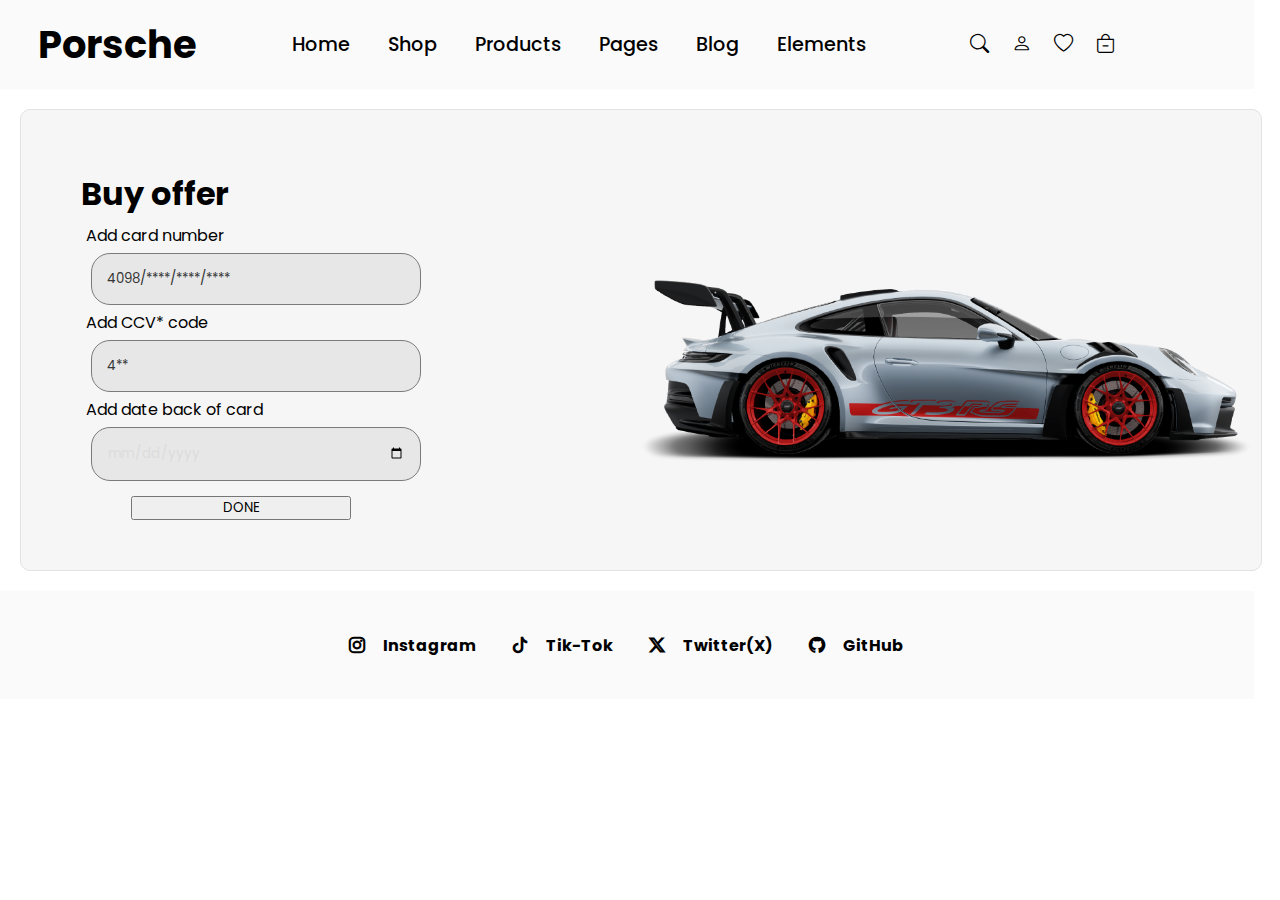
<file: index1.html>
<!-- insa:ugurysfzd
UGUR YUSIFZADE 
|   |       |   |       |------------        |    |        |   |      |    |  /--------\        
|   |       |   |       |                    |    |        |   |      |    |--          |
|   |       |   |       |                    |    |        |   |      |    |           |   
|   |       |   |       |   ___________      |    |        |   |      |    |
|   |_______|   |       |              |     |    |________|   |      |    |
|_______________|       |______________|     |_________________|      |    |  -->

<!DOCTYPE html>
<html lang="en">
<head>
    <meta charset="UTF-8">
    <meta name="viewport" content="width=device-width, initial-scale=1.0">
    <title>Buy Offer</title>
    <link rel="stylesheet" href="./style1.css">
    <link rel="stylesheet" href="https://cdn.jsdelivr.net/npm/bootstrap-icons@1.11.3/font/bootstrap-icons.min.css">
    <link rel="stylesheet" href="https://cdnjs.cloudflare.com/ajax/libs/font-awesome/6.5.1/css/all.min.css">
</head>
<body>
        <header>
            <h1>Porsche</h1>
            <nav>
                <ul>
                    <li>
                        <a href="">Home</a>
                    </li>
                    <li>
                        <a href="">Shop</a>
                    </li>
                    <li>
                        <a href="">Products</a>
                    </li>
                    <li>
                        <a href="">Pages</a>
                    </li>
                    <li>
                        <a href="">Blog</a>
                    </li>
                    <li>
                        <a href="">Elements</a>
                    </li>
                </ul>
                    
            </nav>
                <div class="nav1">
                    <i class="bi bi-search"></i>
                    <i class="bi bi-person"></i>
                    <i class="bi bi-heart"></i>
                    <i class="bi bi-bag-dash"></i>
                </div>
                <i class="fa-solid fa-bars menu"></i>
        </header>
    <main>
        <div class="main-container">
            <form action="#">
                <h1>Buy offer</h1>
                <label for="card">
                    Add card number
                    <input type="text" placeholder="4098/****/****/****" id="card" name="card">
                </label>
                <label for="ccv">
                    Add CCV* code
                    <input type="number" placeholder="4**" name="ccv" id="ccv">
                </label>
                <label for="date">
                    Add date back of card
                    <input type="date" placeholder="04/24" name="date" id="date">
                </label>
                <button type="submit">DONE</button>
            </form>
            <img src="./img/porsche-model (1).png" alt="">
        </div>
    </main>
    <footer>
        <ul>
            <li class="li1"><a href="">Instagram</a></li>
            <li class="li2"><a href="">Tik-Tok</a></li>
            <li class="li3"><a href="">Twitter(X)</a></li>
            <li class="li4"><a href="">GitHub</a></li>
        </ul>
    </footer>
</body>
</html>
</file>
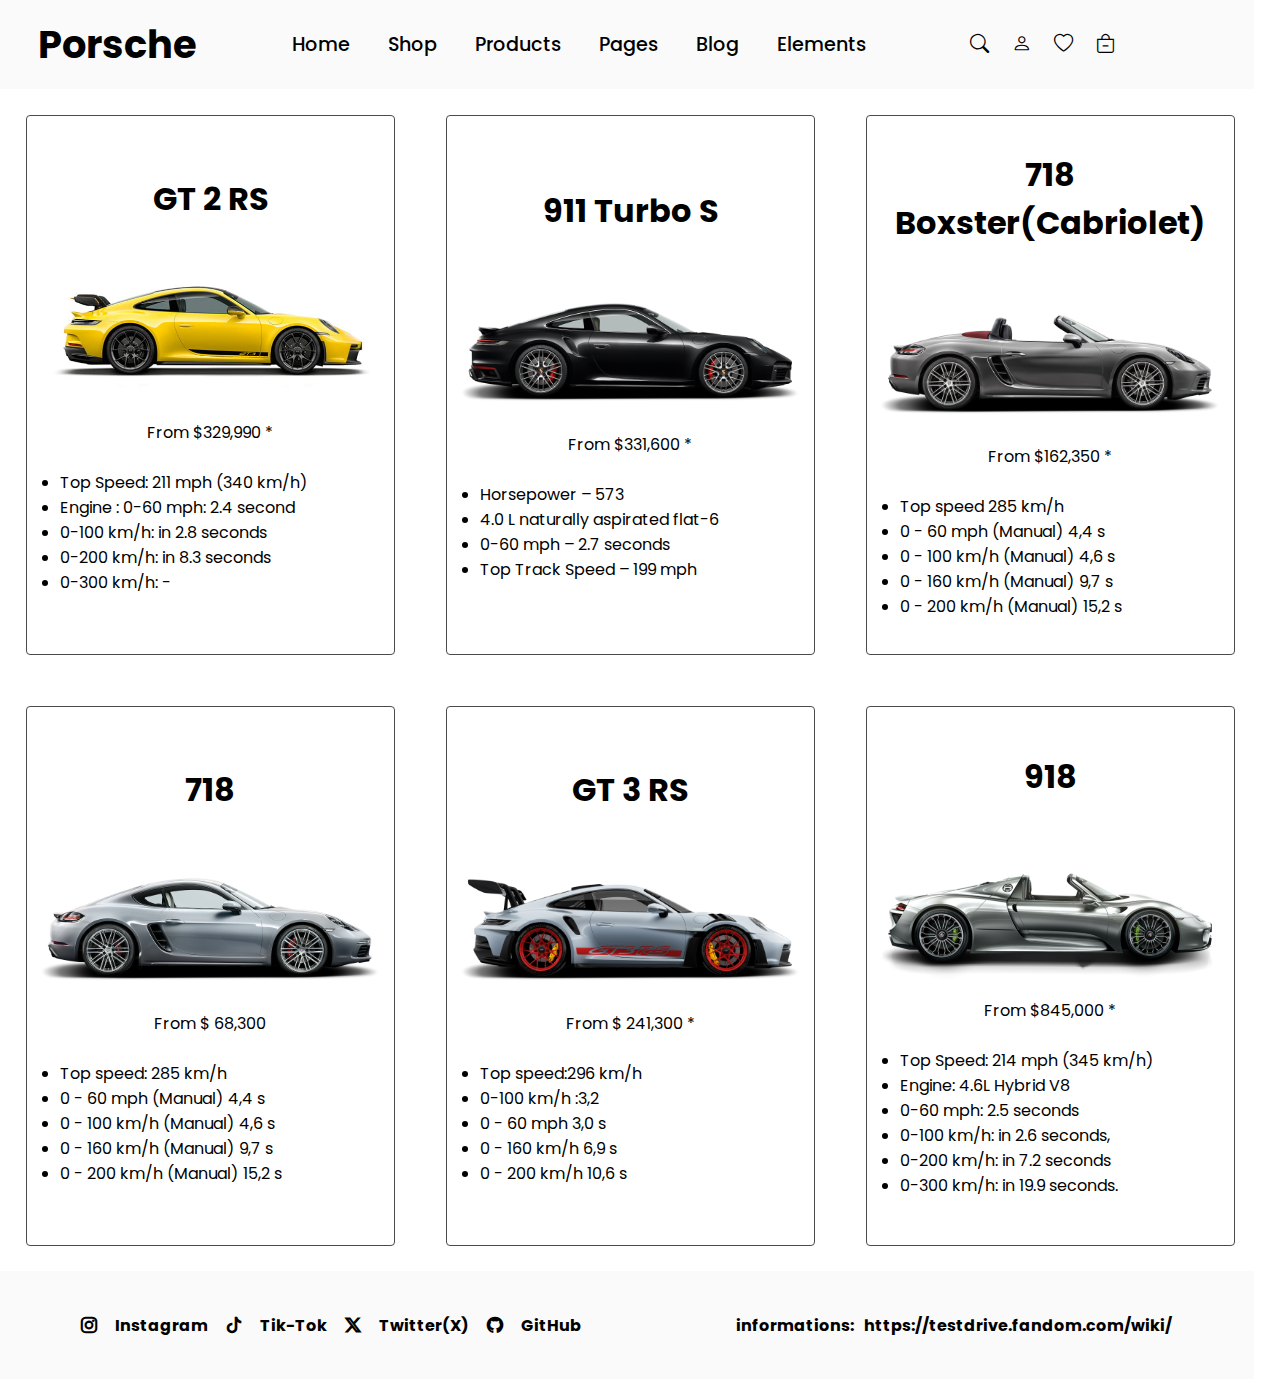
<file: index2.html>
<!-- insa:ugurysfzd
UGUR YUSIFZADE 
|   |       |   |       |------------        |    |        |   |      |    |  /--------\        
|   |       |   |       |                    |    |        |   |      |    |--          |
|   |       |   |       |                    |    |        |   |      |    |           |   
|   |       |   |       |   ___________      |    |        |   |      |    |
|   |_______|   |       |              |     |    |________|   |      |    |
|_______________|       |______________|     |_________________|      |    |  -->

<!DOCTYPE html>
<html lang="en">
<head>
    <meta charset="UTF-8">
    <meta name="viewport" content="width=device-width, initial-scale=1.0">
    <title>Sport Coupe</title>
    <link rel="stylesheet" href="./style2.css">
    <link rel="stylesheet" href="https://cdn.jsdelivr.net/npm/bootstrap-icons@1.11.3/font/bootstrap-icons.min.css">
    <link rel="stylesheet" href="https://cdnjs.cloudflare.com/ajax/libs/font-awesome/6.5.1/css/all.min.css">
</head>
<body>
    <header>
        <h1>Porsche</h1>
        <nav>
            <ul>
                <li>
                    <a href="">Home</a>
                </li>
                <li>
                    <a href="">Shop</a>
                </li>
                <li>
                    <a href="">Products</a>
                </li>
                <li>
                    <a href="">Pages</a>
                </li>
                <li>
                    <a href="">Blog</a>
                </li>
                <li>
                    <a href="">Elements</a>
                </li>
            </ul>
                
        </nav>
            <div class="nav1">
                <i class="bi bi-search"></i>
                <i class="bi bi-person"></i>
                <i class="bi bi-heart"></i>
                <i class="bi bi-bag-dash"></i>
            </div>
            <i class="fa-solid fa-bars menu"></i>
    </header>
    <main>
        <div class="main-container">
            <div class="car1 slice">
                <h1>GT 2 RS</h1>
                <img src="./img/911.jpg" alt="">
                <span>From $329,990 *</span>
                <br>
                <ul>
                    <li>Top Speed: 211 mph (340 km/h)</li>
                    <li>Engine : 0-60 mph: 2.4 second</li>
                    <li>0-100 km/h: in 2.8 seconds</li>
                    <li>0-200 km/h: in 8.3 seconds</li>
                    <li>0-300 km/h: -</li>
                </ul>
            </div>
            <div class="car2 slice">
                <h1>911 Turbo S</h1>
                <img src="./img/porsche-model (4).png" alt="">
                <span>From  $331,600 *</span>
                <br>
                <ul>
                    <li>Horsepower – 573</li>
                    <li>4.0 L naturally aspirated flat-6</li>
                    <li>0-60 mph – 2.7 seconds</li>
                    <li>Top Track Speed – 199 mph</li>
                </ul>
            </div>
            <div class="car3 slice">
                <h1>718 Boxster(Cabriolet)</h1>
                <img src="./img/porsche-model (2).png" alt="">
                <span>From $162,350 *</span>
                <br>
                <ul>
                    <li>Top speed	285 km/h</li>
                    <li>0 - 60 mph (Manual)	4,4 s</li>
                    <li>0 - 100 km/h (Manual)	4,6 s</li>
                    <li>0 - 160 km/h (Manual)	9,7 s</li>
                    <li>0 - 200 km/h (Manual)	15,2 s</li>
                </ul>
            </div>
            <div class="car4 slice">
                <h1>718</h1>
                <img src="./img/718_neu_2023.png" alt="">
                <span>From $ 68,300 </span>
                <br>
                <ul>
                    <li>Top speed: 285 km/h</li>
                    <li>0 - 60 mph (Manual)	4,4 s</li>
                    <li>0 - 100 km/h (Manual)	4,6 s</li>
                    <li>0 - 160 km/h (Manual)	9,7 s</li>
                    <li>0 - 200 km/h (Manual)	15,2 s</li>
                </ul>
            </div>
            <div class="car5 slice">
                <h1>GT 3 RS</h1>
                <img src="./img/porsche-model (1).png" alt="">
                <span>From $ 241,300 *</span>
                <br>
                <ul>
                    <li>Top speed:296 km/h</li>
                    <li>0-100 km/h :3,2</li>
                    <li>0 - 60 mph	3,0 s</li>
                    <li>0 - 160 km/h 6,9 s</li>
                    <li>0 - 200 km/h 10,6 s</li>
                </ul>
            </div>
            <div class="car6 slice">
                <h1>918</h1>
                <img src="./img/pngwing.com.png" alt="">
                <span>From $845,000 *</span>
                <br>
                <ul>
                    <li>Top Speed: 214 mph (345 km/h)</li>
                    <li>Engine: 4.6L Hybrid V8</li>
                    <li>0-60 mph: 2.5 seconds</li>
                    <li>0-100 km/h: in 2.6 seconds,</li>
                    <li>0-200 km/h: in 7.2 seconds</li>
                    <li>0-300 km/h: in 19.9 seconds.</li>
                </ul>
            </div>
        </div>
    </main>
    <footer>
        <ul>
            <li class="li1"><a href="">Instagram</a></li>
            <li class="li2"><a href="">Tik-Tok</a></li>
            <li class="li3"><a href="">Twitter(X)</a></li>
            <li class="li4"><a href="">GitHub</a></li>
        </ul>
        <p>informations:<a href="https://testdrive.fandom.com/wiki/">https://testdrive.fandom.com/wiki/</a></p>
    </footer>
</body>
</html>
</file>
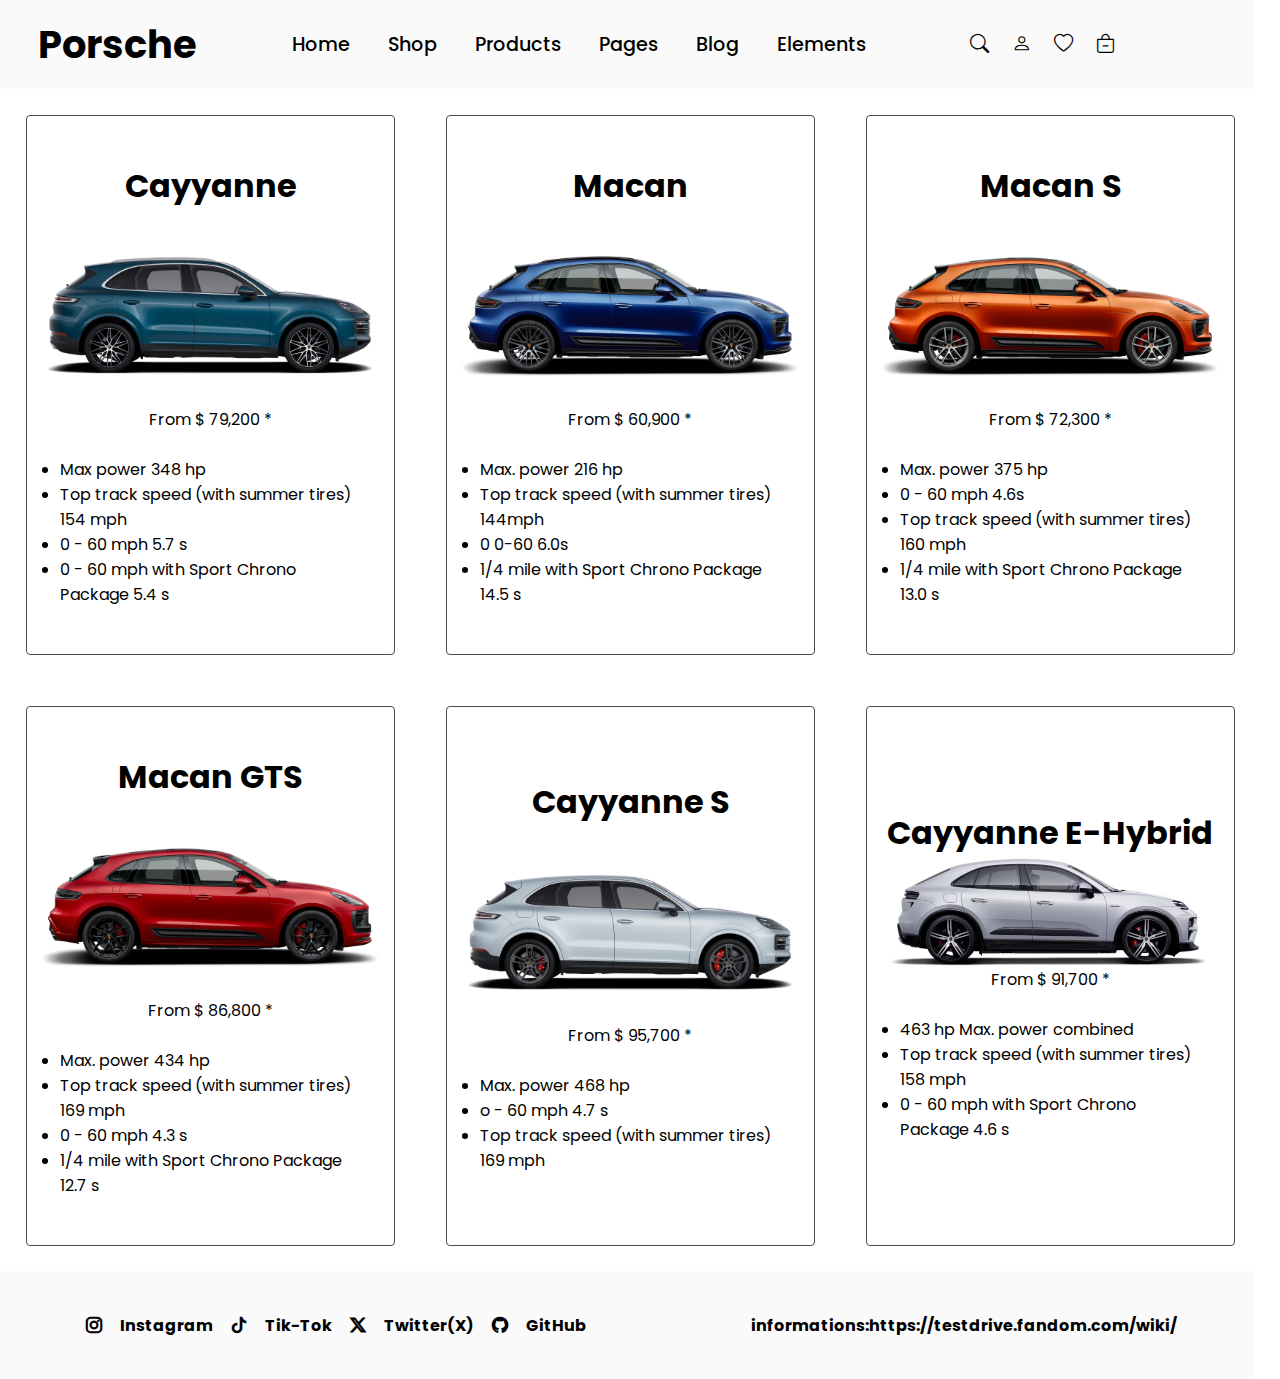
<file: index3.html>
<!-- insa:ugurysfzd
UGUR YUSIFZADE 
|   |       |   |       |------------        |    |        |   |      |    |  /--------\        
|   |       |   |       |                    |    |        |   |      |    |--          |
|   |       |   |       |                    |    |        |   |      |    |           |   
|   |       |   |       |   ___________      |    |        |   |      |    |
|   |_______|   |       |              |     |    |________|   |      |    |
|_______________|       |______________|     |_________________|      |    |  -->

<!DOCTYPE html>
<html lang="en">
<head>
    <meta charset="UTF-8">
    <meta name="viewport" content="width=device-width, initial-scale=1.0">
    <title>SUV</title>
    <link rel="stylesheet" href="./style2.css">
    <link rel="stylesheet" href="https://cdn.jsdelivr.net/npm/bootstrap-icons@1.11.3/font/bootstrap-icons.min.css">
    <link rel="stylesheet" href="https://cdnjs.cloudflare.com/ajax/libs/font-awesome/6.5.1/css/all.min.css">
</head>
<body>
    <header>
        <h1>Porsche</h1>
        <nav>
            <ul>
                <li>
                    <a href="">Home</a>
                </li>
                <li>
                    <a href="">Shop</a>
                </li>
                <li>
                    <a href="">Products</a>
                </li>
                <li>
                    <a href="">Pages</a>
                </li>
                <li>
                    <a href="">Blog</a>
                </li>
                <li>
                    <a href="">Elements</a>
                </li>
            </ul>
                
        </nav>
            <div class="nav1">
                <i class="bi bi-search"></i>
                <i class="bi bi-person"></i>
                <i class="bi bi-heart"></i>
                <i class="bi bi-bag-dash"></i>
            </div>
            <i class="fa-solid fa-bars menu"></i>
    </header>
    <main>
        <div class="main-container">
            <div class="car1 slice">
                <h1>Cayyanne</h1>
                <img src="img/porsche-model (3).png" alt="">
                <span>From $ 79,200 *</span>
                 <br>
                <ul>
                    <li>Max power 348 hp</li>
                    <li>Top track speed (with summer tires)	154 mph</li>
                    <li>0 - 60 mph	5.7 s</li>
                    <li>0 - 60 mph with Sport Chrono Package	5.4 s</li>
                </ul>
            </div>
            
            <div class="car2 slice">
                <h1>Macan</h1>
                <img src="./img/porsche-model (5).png" alt="">
                <span>From $ 60,900 *</span>
                <br>
                <ul>
                    <li>Max. power 216 hp</li>
                    <li>Top track speed (with summer tires) 144mph</li>
                    <li>0 0-60 6.0s</li>
                    <li>1/4 mile with Sport Chrono Package	14.5 s</li>
                </ul>
            </div>
            <div class="car3 slice">
                <h1>Macan S</h1>
                <img src="./img/porsche-model (6).png" alt="">
                <span>From $ 72,300 *</span>
                <br>
                <ul>
                    <li>Max. power 375 hp</li>
                    <li>0 - 60 mph 4.6s</li>
                    <li>Top track speed (with summer tires)	160 mph</li>
                    <li>1/4 mile with Sport Chrono Package	13.0 s</li>
                </ul>
            </div>
            <div class="car4 slice">
                <h1>Macan GTS</h1>
                <img src="./img/porsche-model (7).png" alt="">
                <span>From $ 86,800 *</span>
                <br>
                <ul>
                    <li>Max. power 434 hp</li>
                    <li>Top track speed (with summer tires)	169 mph</li>
                    <li>0 - 60 mph	4.3 s</li>
                    <li>1/4 mile with Sport Chrono Package	12.7 s</li>
                </ul>
            </div>
            <div class="car5 slice">
                <h1>Cayyanne S</h1>
                <img src="./img/porsche-model (8).png" alt="">
                <span>From $ 95,700 *</span>
                <br>
                <ul>
                    <li>Max. power 468 hp</li>
                    <li>o - 60 mph 4.7 s</li>
                    <li>Top track speed (with summer tires)	169 mph</li>
                </ul>
            </div>
            <div class="car6 slice">
                <h1>Cayyanne E-Hybrid</h1>
                <img src="./img/6706E68927CC491AA3BABF9D186D753A_44B155DC8A264171A183504B0439ECB8_macan-turbo-side.avif" alt="">
                <span>From $ 91,700 *</span>
                <br>
                <ul>
                    <li>463 hp Max. power combined </li>
                    <li>Top track speed (with summer tires)	158 mph</li>
                    <li>0 - 60 mph with Sport Chrono Package	4.6 s</li>
                </ul>
            </div>
        </div>
    </main>
    <footer>
        <ul>
            <li class="li1"><a href="">Instagram</a></li>
            <li class="li2"><a href="">Tik-Tok</a></li>
            <li class="li3"><a href="">Twitter(X)</a></li>
            <li class="li4"><a href="">GitHub</a></li>
        </ul>
        <p>informations:https://testdrive.fandom.com/wiki/</p>
    </footer>
</body>
</html>
</file>
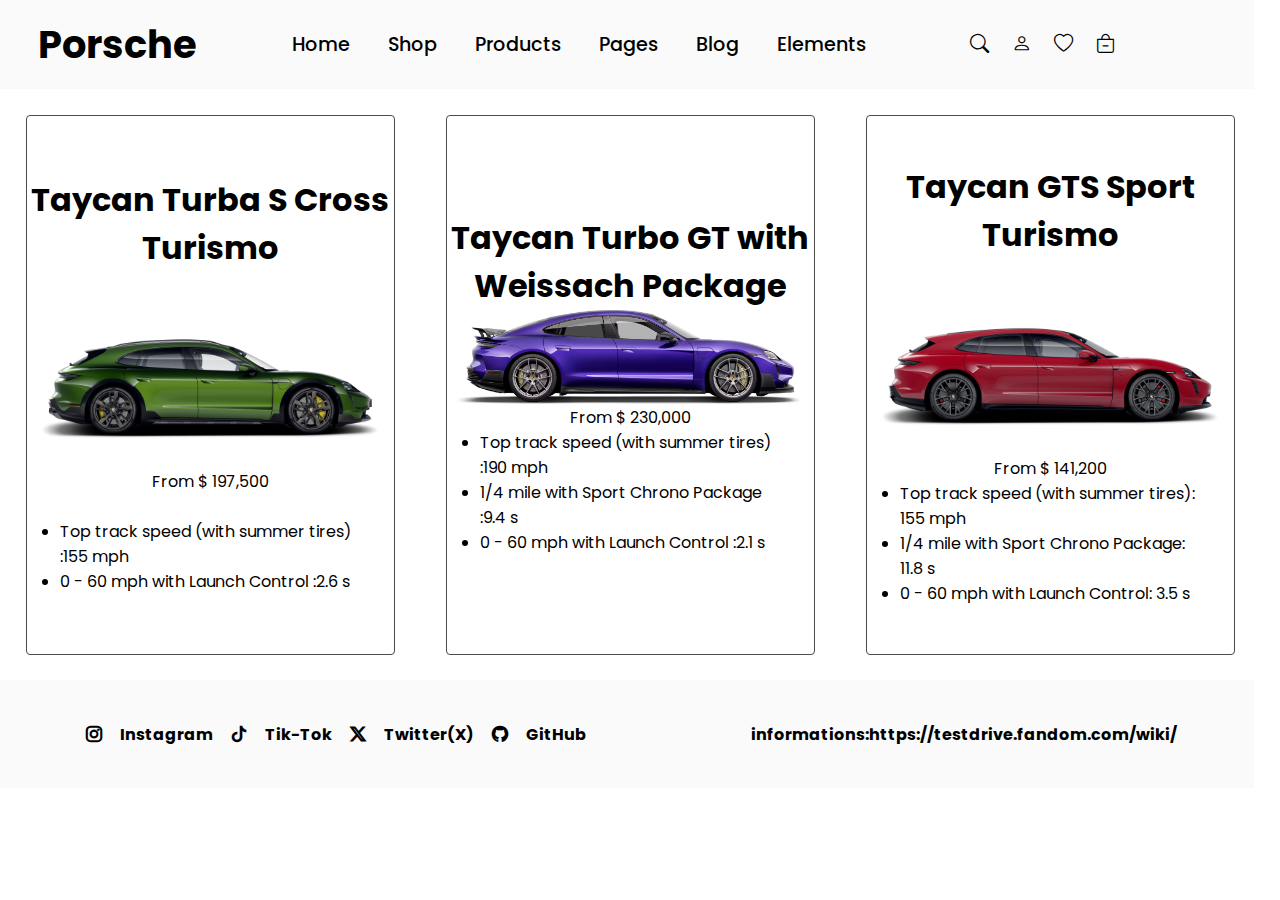
<file: index4.html>
<!-- insa:ugurysfzd
UGUR YUSIFZADE 
|   |       |   |       |------------        |    |        |   |      |    |  /--------\        
|   |       |   |       |                    |    |        |   |      |    |--          |
|   |       |   |       |                    |    |        |   |      |    |           |   
|   |       |   |       |   ___________      |    |        |   |      |    |
|   |_______|   |       |              |     |    |________|   |      |    |
|_______________|       |______________|     |_________________|      |    |  -->

<!DOCTYPE html>
<html lang="en">
<head>
    <meta charset="UTF-8">
    <meta name="viewport" content="width=device-width, initial-scale=1.0">
    <title>Electrics</title>
    <link rel="stylesheet" href="./style2.css">
    <link rel="stylesheet" href="https://cdn.jsdelivr.net/npm/bootstrap-icons@1.11.3/font/bootstrap-icons.min.css">
    <link rel="stylesheet" href="https://cdnjs.cloudflare.com/ajax/libs/font-awesome/6.5.1/css/all.min.css">
</head>
<body>
    <header>
        <h1>Porsche</h1>
        <nav>
            <ul>
                <li>
                    <a href="">Home</a>
                </li>
                <li>
                    <a href="">Shop</a>
                </li>
                <li>
                    <a href="">Products</a>
                </li>
                <li>
                    <a href="">Pages</a>
                </li>
                <li>
                    <a href="">Blog</a>
                </li>
                <li>
                    <a href="">Elements</a>
                </li>
            </ul>
                
        </nav>
            <div class="nav1">
                <i class="bi bi-search"></i>
                <i class="bi bi-person"></i>
                <i class="bi bi-heart"></i>
                <i class="bi bi-bag-dash"></i>
            </div>
            <i class="fa-solid fa-bars menu"></i>
    </header>
    <main>
        <div class="main-container">
            <div class="car1 slice">
                <h1>Taycan Turba S Cross Turismo</h1>
                <img src="img/porsche-model (10).png" alt="">
                <span>From $ 197,500</span>
                <br>
                <ul>
                    <li>Top track speed (with summer tires)
                        :155 mph</li>
                    <li>0 - 60 mph with Launch Control
                        :2.6 s
                        </li>
                </ul>
            </div>
            <div class="car2 slice">
                <h1>Taycan Turbo GT with Weissach Package</h1>
                <img src="./img/0D24F204886C4FB3B6C407B325ED4BDF_8FB0C6B98E5245A98A6904D8D2BEFEC2_TA24Q3GIX0010-taycan-turbo-gt-weissach-package-side.avif" alt="">
                <span>From $ 230,000</span>
                <ul>
                    <li>Top track speed (with summer tires)
                        :190 mph</li>
                    <li>1/4 mile with Sport Chrono Package
                        :9.4 s</li>
                    <li>0 - 60 mph with Launch Control
                        :2.1 s</li>
                </ul>
            </div>
            <div class="car3 slice">
                <h1>Taycan GTS Sport Turismo</h1>
                <img src="./img/porsche-model (11).png" alt="">
                <span>From $ 141,200</span>
                <ul>
                    <li>
                        Top track speed (with summer tires):	155 mph</li>
                    <li>1/4 mile with Sport Chrono Package:     11.8 s</li>
                    <li>0 - 60 mph with Launch Control:	3.5 s</li>
                </ul>
            </div>
        </div>
    </main>
    <footer>
        <ul>
            <li class="li1"><a href="">Instagram</a></li>
            <li class="li2"><a href="">Tik-Tok</a></li>
            <li class="li3"><a href="">Twitter(X)</a></li>
            <li class="li4"><a href="">GitHub</a></li>
        </ul>
        <p>informations:https://testdrive.fandom.com/wiki/</p>
    </footer>
</body>
</html>
</file>
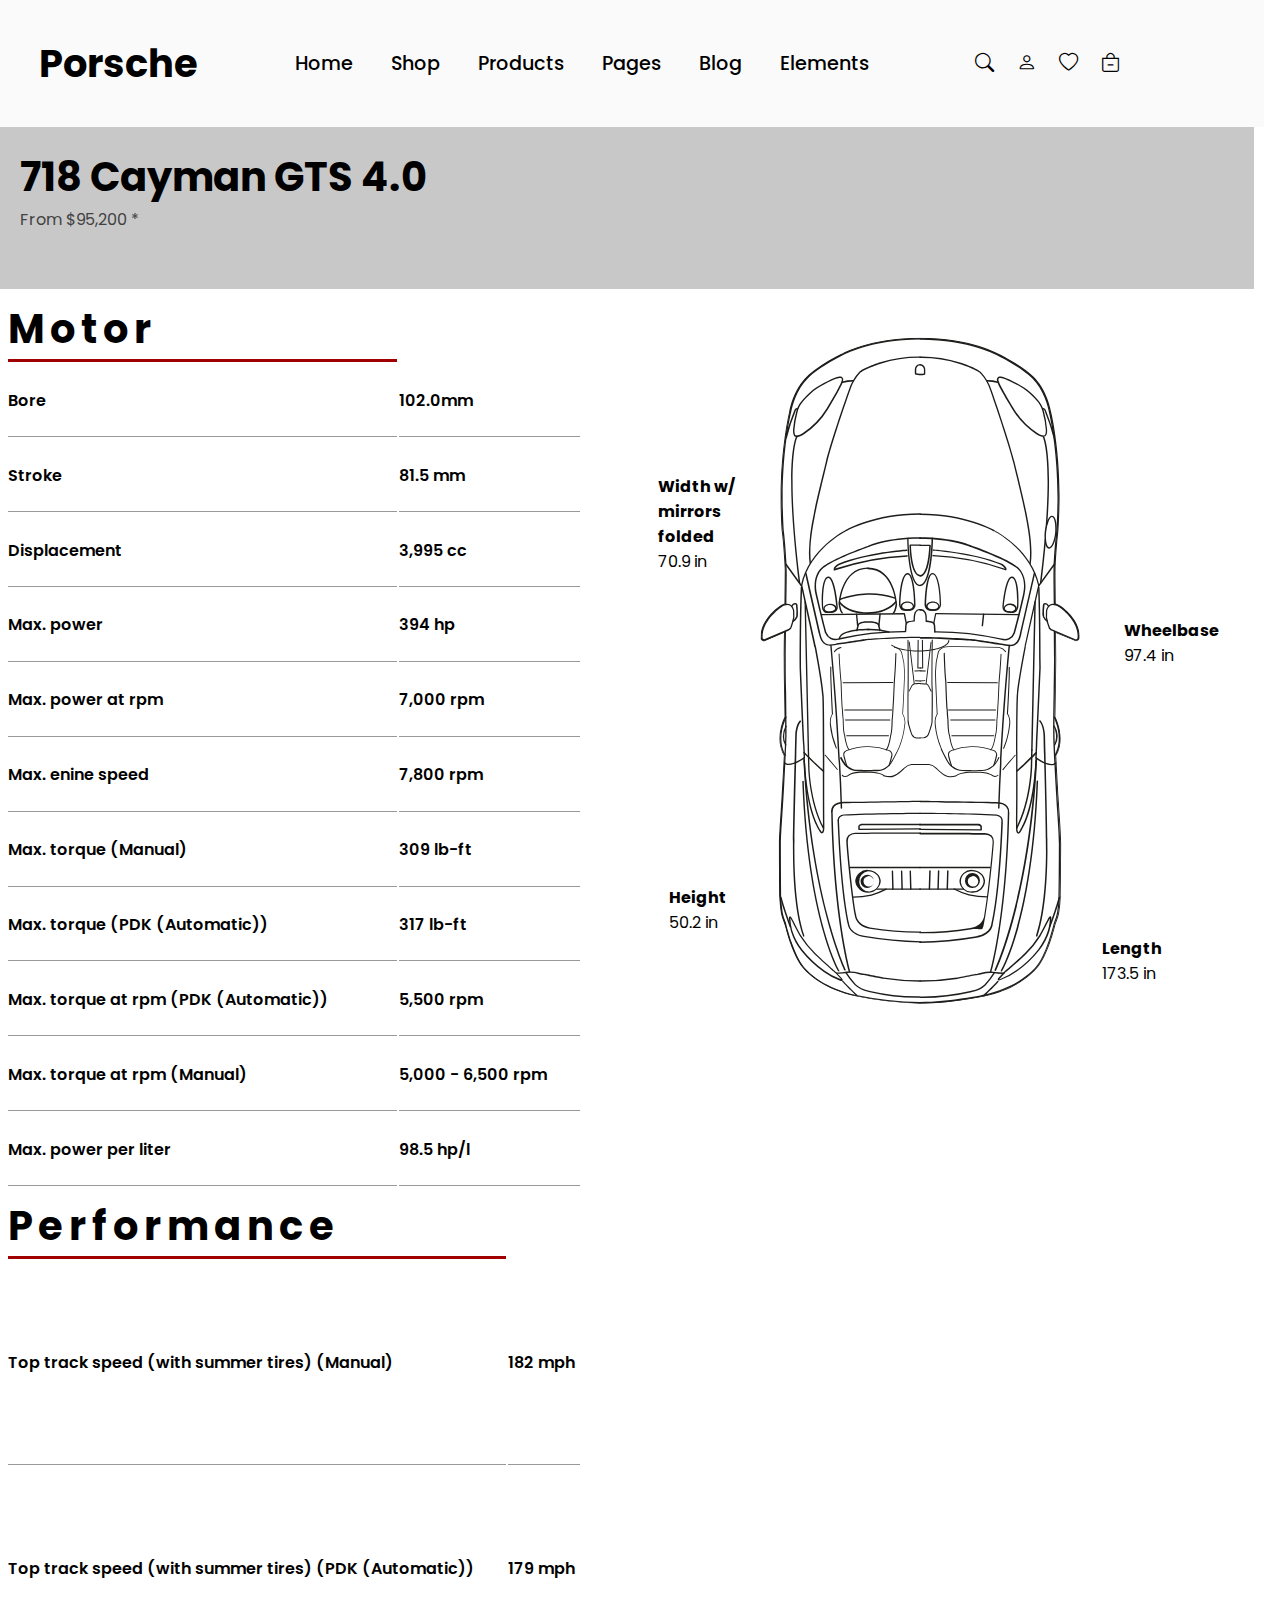
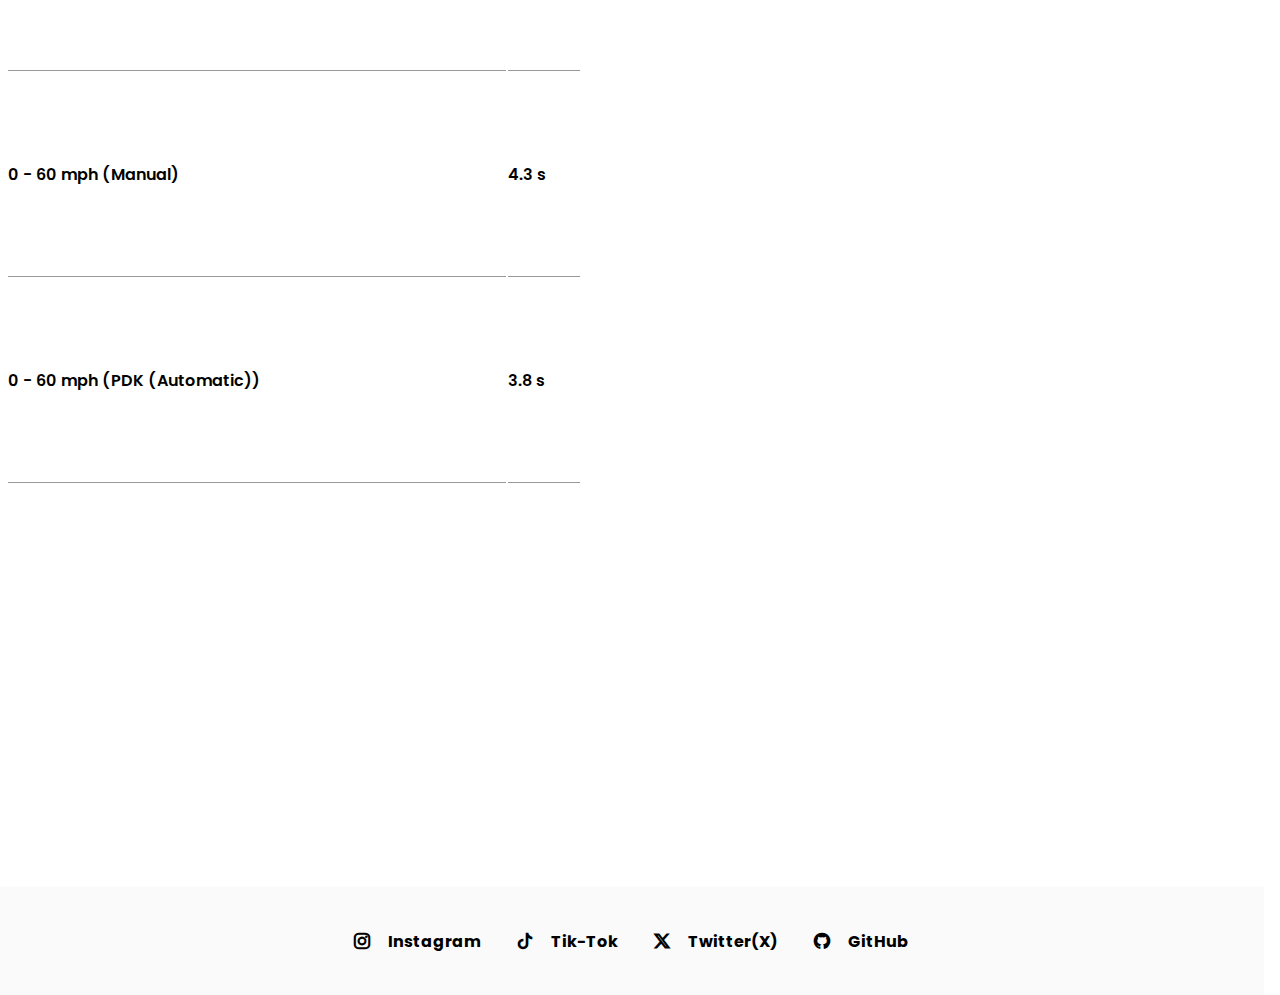
<file: index5.html>
<!-- insa:ugurysfzd
UGUR YUSIFZADE 
|   |       |   |       |------------        |    |        |   |      |    |  /--------\        
|   |       |   |       |                    |    |        |   |      |    |--          |
|   |       |   |       |                    |    |        |   |      |    |           |   
|   |       |   |       |   ___________      |    |        |   |      |    |
|   |_______|   |       |              |     |    |________|   |      |    |
|_______________|       |______________|     |_________________|      |    |  -->

<!DOCTYPE html>
<html lang="en">
<head>
    <meta charset="UTF-8">
    <meta name="viewport" content="width=device-width, initial-scale=1.0">
    <title>Cayman 718</title>
    <link rel="stylesheet" href="style5.css">
    <link rel="stylesheet" href="https://cdn.jsdelivr.net/npm/bootstrap-icons@1.11.3/font/bootstrap-icons.min.css">
    <link rel="stylesheet" href="https://cdnjs.cloudflare.com/ajax/libs/font-awesome/6.5.1/css/all.min.css">
</head>
<body>
    <header>
        <h1>Porsche</h1>
        <nav>
            <ul>
                <li>
                    <a href="">Home</a>
                </li>
                <li>
                    <a href="">Shop</a>
                </li>
                <li>
                    <a href="">Products</a>
                </li>
                <li>
                    <a href="">Pages</a>
                </li>
                <li>
                    <a href="">Blog</a>
                </li>
                <li>
                    <a href="">Elements</a>
                </li>
            </ul>
                
        </nav>
            <div class="nav1">
                <i class="bi bi-search"></i>
                <i class="bi bi-person"></i>
                <i class="bi bi-heart"></i>
                <i class="bi bi-bag-dash"></i>
            </div>
            <i class="fa-solid fa-bars menu"></i>
    </header>
    <main>
        <div class="first-header">
            <h1>718 Cayman GTS 4.0</h1>
        <span>From $95,200 *</span>
        </div>
        <div class="main-container">
            <div class="technical-info">
                <table>
                    <thead>
                        <th> Motor</th>
                    </thead>
                    <tbody>
                        <tr>
                            <td>Bore</td>
                            <td>102.0mm</td>
                        </tr>
                        <tr>
                            <td>Stroke</td>
                            <td>81.5 mm</td>
                        </tr>
                        <tr>
                            <td>Displacement</td>
                            <td>3,995 cc</td>
                        </tr>
                        <tr>
                            <td>Max. power</td>
                            <td>394 hp</td>
                        </tr>
                        <tr>
                            <td>Max. power at rpm</td>
                            <td>7,000 rpm</td>
                        </tr>
                        <tr>
                            <td>Max. enine speed</td>
                            <td>7,800 rpm</td>
                        </tr>
                        <tr>
                            <td>Max. torque (Manual)</td>
                            <td>309 lb-ft</td>
                        </tr>
                        <tr>
                            <td>Max. torque (PDK (Automatic))</td>
                            <td>317 lb-ft</td>
                        </tr>
                        <tr>
                            <td>Max. torque at rpm (PDK (Automatic))</td>
                            <td>5,500 rpm</td>
                        </tr>
                        <tr>
                            <td>Max. torque at rpm (Manual)</td>
                            <td>5,000 - 6,500 rpm</td>
                        </tr>
                        <tr>
                            <td>Max. power per liter</td>
                            <td>98.5 hp/l</td>
                        </tr>
                    </tbody>
                </table>
                <table>
                    <thead>
                        <th>Performance</th>
                    </thead>
                    <tbody>
                        <tr>
                            <td>
                                Top track speed (with summer tires) (Manual)</td>
                            <td>182 mph</td>
                        </tr>
                        <tr>
                            <td>Top track speed (with summer tires) (PDK (Automatic))</td>
                            <td>179 mph</td>
                        </tr>
                        <tr>
                            <td>0 - 60 mph (Manual)</td>
                            <td>4.3 s</td>
                        </tr>
                        <tr>
                            <td>0 - 60 mph (PDK (Automatic))</td>
                            <td>3.8 s</td>
                        </tr>
                    </tbody>
                </table>

            </div>
            <div class="grafic-info">
                    <svg xmlns="http://www.w3.org/2000/svg" viewBox="0 0 286.6 137.41"><path d="M135.91,137.56c-6.55,0-11.54-6.08-12.86-7.92a8.59,8.59,0,0,1-1.21-2.35c-5.62-.06-12.22-.12-14.17-.12-.75,0-1.67.06-2.76.12h-.23c-4.42.23-10.5.69-13.26,1.09-3.38.46-13,.57-13.14.57h-1.9c-22,0-37-3.67-37.19-3.73-2.76-.51-9.76-2.29-14.93-7.46s-9.87-14.87-9.93-15S7.39,90.55,7.39,68.91s6.94-33.81,7-33.92,4.76-9.82,9.87-14.93,12.17-6.94,14.93-7.46c.17-.06,15.9-4,39-3.67.11,0,9.76.17,13.14.57s12,1.09,16.25,1.15c1.89.06,8.55-.06,14.18-.11A8.35,8.35,0,0,1,123,8.18c1.5-2,6.83-8.55,13.84-7.86.68.06,1,.92,1.14,1.32a.47.47,0,0,1,0,.4l-3.5,8.44c3.62-.06,8.5-.12,10.62-.12,2.64,0,8.55.06,14.75.18l10.8.17c1.14-.58,9.41-4.48,16.7-.35,4.19-.23,8.9-.46,12.63-.69h.11c1.9-.11,3.56-.17,4.71-.28L212,8.93c5-.35,10.74-.69,13.32-.69,3.85,0,20.49.11,22.67.17a57.79,57.79,0,0,1,7,.69,18.62,18.62,0,0,1,3.79,1.15c.41.17.83.33,1.26.46,1.15.28,4.77,1.26,7.23,2.12,5.28,1.84,9,3.73,11.2,5.57,3.38,2.81,9.47,9.59,12.45,23A153.91,153.91,0,0,1,294,68.8v.34a154.83,154.83,0,0,1-3.16,27.38c-3,13.43-9.07,20.21-12.45,23-2.18,1.84-6,3.73-11.2,5.57-2.46.86-6,1.78-7.11,2.12H260l-1.26.46a18.62,18.62,0,0,1-3.79,1.15,57.79,57.79,0,0,1-7,.69c-2.12.11-18.77.17-22.67.17-2.58,0-8.27-.34-13.32-.69l-7.17-.46c-1.27-.06-3-.17-5.06-.29-2.75-.17-6.08-.34-9.29-.51h-.18l-3-.17a14.76,14.76,0,0,1-7.41,1.89,22.29,22.29,0,0,1-9.29-2.18l-10.8.17c-6.2.12-12.11.17-14.75.17-2,0-6.43,0-10.62-.11L138,136a.47.47,0,0,1,0,.4c-.11.34-.51,1.2-1.14,1.32a2.41,2.41,0,0,0-.92-.12ZM109,126.71c2.81,0,8.26.06,13,.12h.17l.06.17a6.22,6.22,0,0,0,1.2,2.36c1.32,1.83,6.2,7.74,12.58,7.74a5.56,5.56,0,0,0,.91,0c.35-.06.64-.58.81-1v0l-3.73-9h.34c4.25.06,8.84.12,10.91.12,2.64,0,8.49-.06,14.75-.17l10.85-.18h.11a22.16,22.16,0,0,0,9.19,2.19,14.41,14.41,0,0,0,7.23-1.84l.06-.06h0l3.1.17h.06c3.27.18,6.6.35,9.36.52L205,128c1.89.11,4.48.28,7.17.46,5,.34,10.74.69,13.26.69,3.85,0,20.5-.12,22.62-.18a44.32,44.32,0,0,0,6.89-.69,18.06,18.06,0,0,0,3.73-1.14c.51-.18,1-.35,1.32-.46h.06c1.14-.29,4.65-1.27,7.11-2.13,5.23-1.83,8.9-3.67,11.08-5.45,3.33-2.81,9.36-9.47,12.34-22.79A149.46,149.46,0,0,0,293.7,69V68.8c-.05-12.8-3.1-27.21-3.1-27.33-2.92-13.31-9-20-12.34-22.78-2.12-1.78-5.85-3.68-11.08-5.46-2.46-.86-6-1.83-7.17-2.12l-1.32-.46A21.43,21.43,0,0,0,255,9.5a56.81,56.81,0,0,0-6.89-.69C246,8.7,229.3,8.64,225.4,8.64c-2.59,0-8.27.35-13.26.69L205,9.79c-1.15.06-2.81.17-4.71.29h-.11c-3.73.23-8.5.46-12.69.69h0l-.06-.06c-7.23-4.14-15.5-.12-16.42.34h-.11L160,10.88c-6.2-.11-12.12-.17-14.76-.17-2.18,0-7.29.06-10.9.11H134l3.73-9V1.75c-.17-.46-.45-1-.8-1-6.71-.57-12,5.74-13.43,7.75a7,7,0,0,0-1.21,2.35l0,.17h-.18c-5.68.06-12.39.12-14.35.12-4.24-.06-13-.75-16.3-1.15s-13-.57-13.09-.57c-23-.23-38.74,3.61-38.91,3.67-2.76.52-9.65,2.24-14.75,7.35s-9.76,14.75-9.82,14.81S7.9,47.33,7.9,69s6.83,33.58,7,33.69,4.76,9.82,9.82,14.87,11.88,6.77,14.63,7.29c.17.06,15.16,3.67,37.08,3.67h1.9c.11,0,9.7-.17,13.08-.57,2.76-.34,8.9-.86,13.38-1.09h.06c1.09-.06,2.06-.06,2.81-.12Z" transform="translate(-7.39 -0.27)" fill="#1d1d1b"></path><path d="M92.8,15.41c-.69,0-1.32-.05-2-.11A15.44,15.44,0,0,1,86,14.15c-1.38-.63-2.07-1.32-2-2.06.17-1.67,3.9-2.19,7.35-1.84s7,1.61,6.83,3.27c-.12,1.32-2.58,1.89-5.34,1.89Zm-3.5-4.64c-2.7,0-4.65.63-4.71,1.37-.06.4.58,1,1.67,1.44a16.09,16.09,0,0,0,4.65,1.09c3.73.4,6.6-.35,6.65-1.26S95,11.22,91.31,10.82c-.75-.05-1.38-.05-2-.05Z" transform="translate(-7.39 -0.27)" fill="#1d1d1b"></path><path d="M122.53,67c-2.35-.06-13.89-.4-13.89-3.39,0-3.44,12.23-3.73,13.61-3.73.91.06,2.64.69,2.64,2.41v2.36A2.38,2.38,0,0,1,122.53,67Zm-.28-6.54c-5,0-13,1-13,3.1,0,1.83,8.1,2.69,13.21,2.75,0,0,1.78-.17,1.78-1.72V62.14C124.31,60.65,122.36,60.47,122.25,60.42Z" transform="translate(-7.39 -0.27)" fill="#1d1d1b"></path><path d="M123,66.39c-1.2,0-2.12-1.32-2.12-2.93s1-2.93,2.12-2.93,2,1.21,2,2.93S124.14,66.39,123,66.39Zm0-5.28c-.8,0-1.49,1.09-1.49,2.29s.69,2.3,1.49,2.3,1.32-1,1.32-2.3S123.8,61.11,123,61.11Z" transform="translate(-7.39 -0.27)" fill="#1d1d1b"></path><path d="M123.22,33.5c-2.24-.18-13.26-1.27-13.09-4.14.23-3.27,12-2.81,13.32-2.69.92.17,2.53.86,2.41,2.46l-.17,2.3a2.35,2.35,0,0,1-2.47,2.07Zm-2.52-6.32c-4.54,0-9.82.52-9.93,2.24s7.57,3.1,12.51,3.5c.06,0,1.72,0,1.84-1.49l.17-2.3c.11-1.49-1.78-1.83-1.84-1.83a21,21,0,0,0-2.75-.12Z" transform="translate(-7.39 -0.27)" fill="#1d1d1b"></path><path d="M123.85,33h-.11a1.93,1.93,0,0,1-1.44-1,3.89,3.89,0,0,1-.46-2c.12-1.55,1.15-2.81,2.24-2.69s1.78,1.32,1.73,3a3.21,3.21,0,0,1-1,2.3A1.62,1.62,0,0,1,123.85,33Zm.18-5c-.75,0-1.44,1-1.55,2.12a2.71,2.71,0,0,0,.34,1.67,1.35,1.35,0,0,0,.92.69,1.14,1.14,0,0,0,.69-.23,2.75,2.75,0,0,0,.74-1.9c.12-1.26-.4-2.24-1.09-2.29,0,0,0-.06,0-.06Z" transform="translate(-7.39 -0.27)" fill="#1d1d1b"></path><path d="M93.6,69.31a.26.26,0,0,1-.28-.25v0c0-14.53,3.5-22.16,3.56-22.22.17-.51,5-14.06,8.43-18.77,0,0,3.1-6.2,13-4,9.64,2.19,16.13,4,16.18,4a4.69,4.69,0,0,1,3,5.79l-.06.18a123.78,123.78,0,0,0-3.16,28.58.29.29,0,1,1-.57,0,127.18,127.18,0,0,1,3.16-28.7l0-.17a4,4,0,0,0-2.58-5.05c-.06,0-6.54-1.78-16.13-4-9.36-2.13-12.17,3.44-12.28,3.73-3.39,4.7-8.33,18.54-8.38,18.71s-3.5,7.63-3.5,22c-.12.06-.23.23-.41.23Z" transform="translate(-7.39 -0.27)" fill="#1d1d1b"></path><path d="M124.49,69.26a.28.28,0,0,1-.29-.25V68.4a2.11,2.11,0,0,1,1.15-1.73c.74-.69,2.92-.69,3.78-.63.06-.4.12-1.09.29-2a2,2,0,0,1,1.72-1.61l2.7-.17a.32.32,0,1,1,.06.63l-2.7.17a1.24,1.24,0,0,0-1.15,1.1,19.68,19.68,0,0,0-.28,2.18.57.57,0,0,1-.12.23.37.37,0,0,1-.23,0c-.8,0-3,0-3.67.52-.06.06-.86.52-.86,1.21V69c-.12.17-.23.29-.4.29Z" transform="translate(-7.39 -0.27)" fill="#1d1d1b"></path><path d="M130.45,63.34h0l-4.31-.86a.3.3,0,0,1-.23-.28l.4-35.71a.29.29,0,0,1,.58,0L126.44,62l4,.8c.18.06.29.17.23.34a.21.21,0,0,1-.19.23Z" transform="translate(-7.39 -0.27)" fill="#1d1d1b"></path><path d="M114,69.26a.28.28,0,0,1-.29-.25v0c0-3.9-14.41-4.94-20-5-.18,0-.29-.12-.29-.35a.27.27,0,0,1,.25-.29h0c2.12,0,20.6.41,20.6,5.63a.33.33,0,0,1-.34.29Z" transform="translate(-7.39 -0.27)" fill="#1d1d1b"></path><path d="M109.91,69.26a.28.28,0,0,1-.29-.25v0c0-3-8.73-3.85-12.52-4v4a.28.28,0,0,1-.28.29.29.29,0,0,1-.29-.29V64.66a.57.57,0,0,1,.12-.23.28.28,0,0,1,.23-.11c1.37.06,13.43.4,13.43,4.65-.12.17-.23.29-.4.29Z" transform="translate(-7.39 -0.27)" fill="#1d1d1b"></path><path d="M101.24,63.69a.3.3,0,0,1-.3-.28s0,0,0-.07a110.64,110.64,0,0,1,5.86-30.93,4.51,4.51,0,0,0-1.67,1.83c-4.76,11.48-6,28.82-6,29a.28.28,0,0,1-.28.29h-.06a.33.33,0,0,1-.29-.35c0-.17,1.27-17.62,6.09-29.21.11-.29,1.26-2.47,2.69-2.24a.22.22,0,0,1,.23.17.26.26,0,0,1,0,.29,109.06,109.06,0,0,0-6,31.22A.3.3,0,0,1,101.24,63.69Z" transform="translate(-7.39 -0.27)" fill="#1d1d1b"></path><path d="M225.34,129.41c-2.58,0-8.27-.34-13.26-.69l-7.18-.46c-1.26,0-3-.17-5.05-.28-7.12-.4-17.85-1-21.35-1-2.53,0-10.73.06-18.6.18-6.2.11-12.11.17-14.75.17-2.12,0-7-.06-11.37-.12a.28.28,0,0,1-.28-.28.29.29,0,0,1,.28-.29c4.42.06,9.3.11,11.37.11,2.64,0,8.49,0,14.75-.17,7.92-.11,16.07-.23,18.66-.17,3.56.06,14.29.63,21.35,1l5.05.29,7.18.46c5,.34,10.73.69,13.26.69,3.84,0,20.49-.12,22.61-.17a55.75,55.75,0,0,0,6.83-.63,23.92,23.92,0,0,0,3.68-1.1,5.5,5.5,0,0,1,1.37-.45H260c1.15-.29,4.65-1.27,7.06-2.07,5.16-1.84,8.84-3.62,11-5.4,3.27-2.75,9.24-9.35,12.17-22.56A151.37,151.37,0,0,0,293.3,69a.29.29,0,0,1,.29-.29.28.28,0,0,1,.28.29,150.68,150.68,0,0,1-3.15,27.55c-3,13.37-9,20.09-12.4,22.9-2.18,1.84-5.91,3.68-11.14,5.51-2.41.86-6,1.78-7.11,2.13H260l-1.32.46a18,18,0,0,1-3.79,1.14,54,54,0,0,1-6.94.69C245.83,129.3,229.18,129.41,225.34,129.41Z" transform="translate(-7.39 -0.27)" fill="#1d1d1b"></path><path d="M76.38,128.72a176,176,0,0,1-37.14-3.67c-2.75-.52-9.7-2.3-14.8-7.4s-9.82-14.81-9.88-14.93S7.62,90.49,7.62,68.91a.26.26,0,0,1,.25-.28h0a.27.27,0,0,1,.29.25v0c0,21.41,6.83,33.41,6.89,33.52s4.71,9.7,9.76,14.76,11.82,6.71,14.52,7.23c.17.06,16,3.9,38.86,3.67.11,0,9.76-.17,13-.57s12-1.09,16.36-1.15c2-.06,8.78.06,14.52.12a.28.28,0,0,1,.29.28.29.29,0,0,1-.29.29c-5.74-.06-12.63-.17-14.52-.12-4.25.06-12.92.75-16.3,1.15s-12.75.58-13.15.58C77.59,128.72,77,128.72,76.38,128.72Z" transform="translate(-7.39 -0.27)" fill="#1d1d1b"></path><path d="M99.8,116.78a81.83,81.83,0,0,1-16.13-2l-.63-.12c-5.39-1-14.69-3.33-22.21-5.17-7.87-1.89-25.55-7.92-31.11-9.93A20.75,20.75,0,0,1,22,95c-1.95-2.41-3.91-8.61-4-8.84a56.81,56.81,0,0,1-2.53-17.28.29.29,0,0,1,.29-.28.28.28,0,0,1,.28.28A53.72,53.72,0,0,0,18.58,85.9c.06.06,2,6.32,3.85,8.67A19.68,19.68,0,0,0,29.89,99c5.57,2,23.19,8,31.05,9.87,7.52,1.84,16.82,4.08,22.16,5.17l.63.11c5.34,1,13.37,2.64,20.72,1.73a.32.32,0,0,1,.35.28.33.33,0,0,1-.29.35,43.46,43.46,0,0,1-4.71.28Z" transform="translate(-7.39 -0.27)" fill="#1d1d1b"></path><path d="M47.4,123.62H47a43.72,43.72,0,0,1-7.86-1.38c-3-.69-5.11-2.53-8.09-5.74s-5.8-9.36-6.49-11.2c-.75-2-.29-2.75-.17-2.81l.06-.06c.74-.68,1.37-.45,2.52-.05l.46.17a77.5,77.5,0,0,1,7.52,4.13c1,.58,2.12,1.26,3.33,1.95A34.1,34.1,0,0,1,49.06,119c1.61,2.41,1.09,3.56.92,3.79s-.63.81-2.58.81ZM24.84,102.84c-.06.11-.29.74.28,2.23.69,1.84,3.39,7.81,6.38,11s4.93,4.87,7.8,5.56A45.9,45.9,0,0,0,47.05,123c2,.06,2.3-.46,2.3-.46s0-.06,0-.06.52-.86-.91-3.1a34.57,34.57,0,0,0-10.57-10.21c-1.2-.69-2.29-1.32-3.32-1.95a68.46,68.46,0,0,0-7.41-4.08l-.46-.17C25.53,102.49,25.24,102.43,24.84,102.84Z" transform="translate(-7.39 -0.27)" fill="#1d1d1b"></path><path d="M26.56,102.72c-.12,0-.29-.11-.29-.23a17.11,17.11,0,0,1-.63-4.93c0-.18.12-.29.35-.29a.31.31,0,0,1,.28.34,18.75,18.75,0,0,0,.63,4.71.32.32,0,0,1-.23.4h-.11Z" transform="translate(-7.39 -0.27)" fill="#1d1d1b"></path><path d="M50.5,126.94c-1.9-.28-6-1.66-11.71-3.84l-.23-.06a1.57,1.57,0,0,1-1-1.32.32.32,0,0,1,.29-.34.31.31,0,0,1,.34.28,1.06,1.06,0,0,0,.64.81l.17,0a76.6,76.6,0,0,0,11.54,3.79.25.25,0,0,1,.24.26.15.15,0,0,1,0,.09.22.22,0,0,1-.16.28S50.52,127,50.5,126.94Z" transform="translate(-7.39 -0.27)" fill="#1d1d1b"></path><path d="M114,120.23H114c-15.84-3.39-23.71-19.12-23.82-19.29S83,88.66,83,68.91a.29.29,0,0,1,.58,0c0,19.58,7,31.63,7.06,31.74s7.8,15.62,23.3,18.95c1.38-.29,24-5.34,26.35-5.86.17-.06,15.44-3,21.29-3.33,4.94-.28,25.89-.28,37.14-.23h4.82c5.17,0,9.82-.05,12.46-.05h2.18c.69,0,2.3.05,2.53.86.17.57-.58,1.09-1.15,1.37l-.17.12c-2.7,1.55-9.88,5.57-30.14,6.6a.27.27,0,0,1-.29-.25v0a.33.33,0,0,1,.29-.34c20.09-1,27.44-5.17,29.85-6.54l.17-.12c.8-.46.86-.69.86-.69a3.05,3.05,0,0,0-1.89-.4h-2.13c-2.64,0-7.29.06-12.45.06h-4.82c-11.25,0-32.21-.06-37.14.23-5.8.34-21,3.27-21.18,3.33-2.47.51-26.18,5.79-26.41,5.85a.24.24,0,0,1-.11.06Z" transform="translate(-7.39 -0.27)" fill="#1d1d1b"></path><path d="M149.34,120.8c-25.37,0-34.5-.51-34.61-.51a.32.32,0,0,1-.29-.35c0-.17.11-.29.34-.29s9.25.52,34.56.52c.23,0,23.3-1,33.41-1.49,1.78-.12,3.61-.17,5.45-.23a.27.27,0,0,1,.29.25v0a.33.33,0,0,1-.29.34c-1.84.06-3.67.17-5.45.23C172.7,119.83,149.57,120.8,149.34,120.8Z" transform="translate(-7.39 -0.27)" fill="#1d1d1b"></path><path d="M280.84,105.25a.3.3,0,0,1-.29-.28.15.15,0,0,1,0-.07,19.7,19.7,0,0,0-.35-4.47,13,13,0,0,1,.52-5.29,11.63,11.63,0,0,0,.34-1.66c.23-1.61,1.61-8.44,1.67-8.73a100.62,100.62,0,0,0,1.2-15.9.29.29,0,0,1,.58,0,102.23,102.23,0,0,1-1.21,16c0,.06-1.43,7.12-1.66,8.67a14.56,14.56,0,0,1-.35,1.72,13.62,13.62,0,0,0-.51,5,20.89,20.89,0,0,1,.34,4.6.4.4,0,0,1-.29.4Z" transform="translate(-7.39 -0.27)" fill="#1d1d1b"></path><path d="M195.72,102.61c-.06,0-.12,0-.12-.06a.17.17,0,0,1-.07-.22.23.23,0,0,1,.07-.07c.58-.69.52-1.15.46-1.2a2.78,2.78,0,0,0-.74-1.55c-1.49-2.3-1.15-7.52-1.15-7.75,0-5.11.86-6.43,1.38-7.23a2.2,2.2,0,0,0,.23-.46,8,8,0,0,0,.28-2.47c0-1.78-1.66-3.62-3-5.11-.24-.25-.47-.52-.69-.8a5.78,5.78,0,0,1-1.49-3V68.85a.23.23,0,0,1,.46,0h0V72.7a5,5,0,0,0,1.38,2.76c.23.23.46.51.69.74,1.37,1.55,3.15,3.45,3.15,5.34a7.7,7.7,0,0,1-.28,2.7,2.32,2.32,0,0,1-.29.51c-.52.75-1.32,2.07-1.32,7.07,0,.05-.35,5.33,1,7.51a3.62,3.62,0,0,1,.81,1.78,2,2,0,0,1-.58,1.5Z" transform="translate(-7.39 -0.27)" fill="#1d1d1b"></path><path d="M187.05,110a.19.19,0,0,1-.17-.06.24.24,0,0,1,0-.28c1.61-1.44,4.25-3.68,6.2-5.28.11-.06.23-.06.29,0a.3.3,0,0,1,0,.29c-2,1.61-4.6,3.85-6.2,5.22A.23.23,0,0,0,187.05,110Z" transform="translate(-7.39 -0.27)" fill="#1d1d1b"></path><path d="M121.16,118.68a.27.27,0,0,1-.29-.25v0a.34.34,0,0,1,.29-.34l63.71-1.38a.27.27,0,0,1,.29.25v0a.37.37,0,0,1-.29.34Z" transform="translate(-7.39 -0.27)" fill="#1d1d1b"></path><path d="M184.87,117.3a.27.27,0,0,1-.29-.25v0a.37.37,0,0,1,.29-.34l7.06-.17c.17,0,14.81-.23,26.41-6.26a.29.29,0,0,1,.4.12.3.3,0,0,1-.12.4c-11.71,6.08-26.52,6.31-26.69,6.31Z" transform="translate(-7.39 -0.27)" fill="#1d1d1b"></path><path d="M184.76,83.66c-.06,0-.12,0-.12,0-1.32-1.21-6-1.84-6-1.84h-.05c-1.55-.63-6.66-.63-6.72-.63-1.2-.23-4.36-.35-4.42-.35-4.36-.34-11.77-.57-11.82-.57-3.85-.4-8.84-.57-12.34-.69a.23.23,0,1,1,0-.46c3.5.12,8.49.29,12.39.69.06,0,7.52.23,11.83.57.11,0,3.21.18,4.42.35.17,0,5.16,0,6.83.69.4.06,4.82.69,6.26,1.95,0,.06.11.23,0,.29a.37.37,0,0,1-.23,0Z" transform="translate(-7.39 -0.27)" fill="#1d1d1b"></path><path d="M172.93,107.77a7.08,7.08,0,0,1-3.73-.92c-.8.06-7.69.46-16.3.75h-2.07a15.32,15.32,0,0,0-1.66,0,.23.23,0,0,1,0-.46h1.66c.63,0,1.32.06,2,0,9.13-.29,16.3-.75,16.36-.75s.12,0,.12.06,1.66,1.21,4.7.86a36.55,36.55,0,0,0,9.93-2.52.22.22,0,0,1,.29.11.22.22,0,0,1-.12.29h0a35.69,35.69,0,0,1-10.1,2.58A6.61,6.61,0,0,0,172.93,107.77Z" transform="translate(-7.39 -0.27)" fill="#1d1d1b"></path><path d="M142.51,106c-.06,0-.12,0-.12,0a4.64,4.64,0,0,1-1.89-3c0-.11.06-.23.17-.23s.23.06.23.17a4.38,4.38,0,0,0,1.78,2.76c.12.06.12.17.06.29a.37.37,0,0,1-.23,0Z" transform="translate(-7.39 -0.27)" fill="#1d1d1b"></path><path d="M188,103.18c-.06,0-.17-.06-.17-.11a.24.24,0,0,1,0-.29,12.39,12.39,0,0,0,3.56-2.35c.12-.18.29-.35.4-.52a6.51,6.51,0,0,0,1.55-4.59c.06-1.67.06-2.76.12-3.5v-.46c0-.69-.06-1.9-.12-3.68a6.39,6.39,0,0,0-1.55-4.59c-.11-.17-.28-.34-.4-.52-.74-1-4.53-2.87-7-4.13l-.46-.23a35.51,35.51,0,0,0-9.93-2.52,6.88,6.88,0,0,0-4.71.86c-.05,0-.05,0-.11,0s-7.29-.46-16.36-.74A29.8,29.8,0,0,0,143.14,77c-.11,0-1.84.4-2.3,3,0,.12-.11.17-.23.17s-.17-.11-.17-.23c.58-2.81,2.53-3.27,2.64-3.27A31.08,31.08,0,0,1,153,75.51c8.61.29,15.55.69,16.3.75a7.37,7.37,0,0,1,4.93-.86A36.28,36.28,0,0,1,184.3,78l.46.23c2.69,1.32,6.37,3.1,7.17,4.25a4,4,0,0,0,.4.52,7,7,0,0,1,1.61,4.87c.06,1.84.06,3,.11,3.68V92c0,.69-.05,1.83-.11,3.5a7.32,7.32,0,0,1-1.61,4.88c-.11.17-.28.34-.4.51-.4.58-1.61,1.38-3.67,2.53-.17-.23-.23-.23-.23-.23Z" transform="translate(-7.39 -0.27)" fill="#1d1d1b"></path><path d="M143.48,104a.23.23,0,0,1-.22-.17c0-.11.05-.23.17-.23,2.87-.11,8.95-.51,12-.86.12,0,7.52-.23,11.88-.57.06,0,3.22-.17,4.37-.35.11,0,5.22,0,6.77-.63.11,0,4.76-.69,6.08-1.84a.23.23,0,0,1,.29,0,.21.21,0,0,1,0,.29c-1.43,1.26-6.08,1.95-6.26,1.95-1.55.63-6.6.63-6.83.63a39.62,39.62,0,0,1-4.36.35c-4.36.34-11.77.57-11.88.57C152.5,103.47,146.35,103.87,143.48,104Z" transform="translate(-7.39 -0.27)" fill="#1d1d1b"></path><path d="M186.82,102c-.69,0-1.43-.23-1.95-1.55a26.47,26.47,0,0,1-1.61-8.84V90.9a25.93,25.93,0,0,1,1.61-8.5,2.06,2.06,0,0,1,2.64-1.49,1.5,1.5,0,0,1,.29.06,26.62,26.62,0,0,1,3.9,1.2.23.23,0,0,1,.12.29.22.22,0,0,1-.29.11h0a32,32,0,0,0-3.85-1.14,1,1,0,0,1-.34-.06,1.66,1.66,0,0,0-2.18,1.2,24.7,24.7,0,0,0-1.61,8.33v.69a25.85,25.85,0,0,0,1.61,8.66,1.66,1.66,0,0,0,2.18,1.21c.11,0,.23-.06.34-.06a37,37,0,0,0,3.85-1.15.23.23,0,0,1,.29.12.22.22,0,0,1-.12.28h0a35.86,35.86,0,0,1-3.9,1.21.49.49,0,0,0-.29.06,3.22,3.22,0,0,1-.69.06Z" transform="translate(-7.39 -0.27)" fill="#1d1d1b"></path><path d="M167.65,101.57a.25.25,0,0,1-.23-.23V81.14a.23.23,0,1,1,.46,0h0v20.2A.25.25,0,0,1,167.65,101.57Z" transform="translate(-7.39 -0.27)" fill="#1d1d1b"></path><path d="M171.9,101.29a.25.25,0,0,1-.23-.23V82a.23.23,0,1,1,.46,0v19.06A.26.26,0,0,1,171.9,101.29Z" transform="translate(-7.39 -0.27)" fill="#1d1d1b"></path><path d="M178.73,100.77a.26.26,0,0,1-.23-.23v-18a.23.23,0,0,1,.46,0v18A.26.26,0,0,1,178.73,100.77Z" transform="translate(-7.39 -0.27)" fill="#1d1d1b"></path><path d="M155.88,102.32a.26.26,0,0,1-.23-.23l-.11-21.41a.23.23,0,1,1,.46,0l.11,21.41C156.06,102.26,156,102.32,155.88,102.32Z" transform="translate(-7.39 -0.27)" fill="#1d1d1b"></path><path d="M108.81,118.39c-.11,0-.28-.11-.28-.23a.32.32,0,0,1,.23-.4h0l26.34-6c4.94-1.15,4.48-3.73,4.08-6-.06-.17-.06-.34-.12-.52-.34-2.35-1.95-12.85-1.95-12.85s-1-12.23-1-23.37a.29.29,0,0,1,.57,0c0,11.14.92,23.19,1,23.31s1.6,10.5,1.95,12.86a1.79,1.79,0,0,0,.11.51c.41,2.3.92,5.4-4.59,6.72s-26.12,6-26.35,6c.06-.12,0-.12,0-.12Z" transform="translate(-7.39 -0.27)" fill="#1d1d1b"></path><path d="M122.3,78c-1.43,0-13.66-.34-13.66-3.73,0-3,11.54-3.33,13.84-3.39a2.42,2.42,0,0,1,2.41,2.3v2.41C124.94,77.29,123.22,77.92,122.3,78Zm.18-6.48c-5.11,0-13.21.91-13.21,2.75,0,2.12,8,3,13,3.1.06,0,2-.23,2-1.78V73.16C124.31,71.67,122.53,71.5,122.48,71.5Z" transform="translate(-7.39 -0.27)" fill="#1d1d1b"></path><path d="M123,77.35c-1.2,0-2.12-1.32-2.12-2.93s1-2.92,2.12-2.92,2,1.2,2,2.92S124.14,77.35,123,77.35Zm0-5.28c-.8,0-1.49,1.09-1.49,2.3s.69,2.29,1.49,2.29,1.32-1,1.32-2.29S123.8,72.07,123,72.07Z" transform="translate(-7.39 -0.27)" fill="#1d1d1b"></path><path d="M120.58,111.27c-3.9,0-10.27-.4-10.45-2.81-.17-2.87,10.85-4,13.09-4.13a2.38,2.38,0,0,1,2.53,2.06l.17,2.3c.11,1.67-1.49,2.35-2.35,2.47A27.17,27.17,0,0,1,120.58,111.27Zm2.64-6.31c-4.88.4-12.57,1.72-12.45,3.5.11,2,7.86,2.41,12.68,2.13.06,0,1.9-.35,1.84-1.84l-.17-2.3C125,105,123.28,105,123.22,105Z" transform="translate(-7.39 -0.27)" fill="#1d1d1b"></path><path d="M124,110.53c-1.09,0-2.07-1.21-2.13-2.7a3.38,3.38,0,0,1,.46-2,1.89,1.89,0,0,1,1.44-1c1.09-.12,2,1,2.06,2.69a3.45,3.45,0,0,1-.34,1.95,1.62,1.62,0,0,1-1.38,1c-.06.06-.06.06-.11.06Zm-.18-5a1.17,1.17,0,0,0-1,.69,2.61,2.61,0,0,0-.35,1.66c.06,1.21.81,2.18,1.61,2.12a1.13,1.13,0,0,0,.86-.63,3.5,3.5,0,0,0,.29-1.66C125.12,106.39,124.54,105.48,123.85,105.48Z" transform="translate(-7.39 -0.27)" fill="#1d1d1b"></path><path d="M114.21,114.32c-6.72,0-8.95-4.48-8.95-4.54-3.39-4.71-8.21-18.19-8.44-18.77,0-.06-3.5-7.69-3.5-22.21a.28.28,0,0,1,.28-.29.29.29,0,0,1,.29.29c0,14.35,3.44,21.87,3.5,22s5,14,8.38,18.66c.17.28,3,5.85,12.34,3.73,9.59-2.18,16.08-3.91,16.13-4a4.16,4.16,0,0,0,2.59-5l-.06-.18a123.72,123.72,0,0,1-3.16-28.7.29.29,0,0,1,.58,0,126.72,126.72,0,0,0,3.15,28.59l.06.17a4.78,4.78,0,0,1-3,5.8c-.06,0-6.55,1.78-16.19,4a15.56,15.56,0,0,1-4,.52Z" transform="translate(-7.39 -0.27)" fill="#1d1d1b"></path><path d="M133.84,75.51l-2.7-.17a2,2,0,0,1-1.78-1.61c-.17-.86-.23-1.6-.28-2-.86,0-3.05,0-3.85-.69a2.23,2.23,0,0,1-1.09-1.72V68.8a.29.29,0,0,1,.29-.29.28.28,0,0,1,.28.29v.57c0,.69.81,1.21.81,1.21.69.57,2.93.57,3.73.57a.32.32,0,0,1,.23.06.28.28,0,0,1,.11.23c.06.73.16,1.46.29,2.18a1.31,1.31,0,0,0,1.21,1.09l2.69.17a.32.32,0,0,1,.29.35c.06.17-.06.28-.23.28Z" transform="translate(-7.39 -0.27)" fill="#1d1d1b"></path><path d="M126.55,111.68a.28.28,0,0,1-.29-.26v0l-.4-35.7a.27.27,0,0,1,.23-.29l4.31-.86a.24.24,0,0,1,.32.14.15.15,0,0,1,0,.09c0,.17-.06.34-.23.34l-4,.81.41,35.41C126.84,111.5,126.72,111.68,126.55,111.68Z" transform="translate(-7.39 -0.27)" fill="#1d1d1b"></path><path d="M93.78,74.48a.29.29,0,0,1-.29-.29.28.28,0,0,1,.29-.28c5.56-.06,20-1.09,20-5a.29.29,0,0,1,.58,0C114.38,74.08,95.84,74.48,93.78,74.48Z" transform="translate(-7.39 -0.27)" fill="#1d1d1b"></path><path d="M96.76,73.5a.38.38,0,0,1-.23-.11.3.3,0,0,1-.11-.23V68.85a.28.28,0,0,1,.28-.28.29.29,0,0,1,.29.28v4c3.79-.11,12.51-1,12.51-4a.29.29,0,0,1,.58,0c.11,4.25-11.94,4.6-13.32,4.65Z" transform="translate(-7.39 -0.27)" fill="#1d1d1b"></path><path d="M107.09,106.11c-1.32,0-2.35-2-2.47-2.24-4.82-11.65-6.08-29.05-6.08-29.22a.32.32,0,0,1,.63-.06h0c0,.18,1.26,17.51,6,29.05a4.82,4.82,0,0,0,1.61,1.84A111.44,111.44,0,0,1,101,74.54a.32.32,0,0,1,.29-.35.32.32,0,0,1,.34.29h0a110.22,110.22,0,0,0,6,31.23c.06.11,0,.17,0,.28a.84.84,0,0,1-.23.18.46.46,0,0,0-.23-.06Z" transform="translate(-7.39 -0.27)" fill="#1d1d1b"></path><path d="M159.5,73.79h-.12s-1.72-.92-2.18-1.09a2.6,2.6,0,0,1-1-1v-.06s-.17-1.61-.17-2.76a.22.22,0,0,1,.22-.23.23.23,0,0,1,.23.23h0c0,1,.12,2.42.12,2.65a2,2,0,0,0,.69.8c.46.17,2.12,1.09,2.24,1.09s.11.17.05.29a.11.11,0,0,1-.11.11Z" transform="translate(-7.39 -0.27)" fill="#1d1d1b"></path><path d="M164.38,74.37c-2.07,0-4.25,0-6.2-.06-5.8-.17-20.49.06-20.61.06a.24.24,0,0,1-.23-.23.23.23,0,0,1,.23-.23h0c.17,0,14.87-.23,20.67-.06s13.83,0,13.95,0a8.84,8.84,0,0,0,2.64-.52c2-.57,3.38-1.09,3.38-1.09a2.33,2.33,0,0,0,1.26-1.89V68.91a.24.24,0,0,1,.23-.23.23.23,0,0,1,.23.23h0v1.44a2.76,2.76,0,0,1-1.55,2.29,26.32,26.32,0,0,1-3.44,1.15c-2,.58-2.75.58-2.75.52S168.45,74.37,164.38,74.37Z" transform="translate(-7.39 -0.27)" fill="#1d1d1b"></path><path d="M138.43,73.79c-.11,0-.17-.06-.23-.17a.18.18,0,0,1,.18-.23l17.79-2.12c.12,0,.23,0,.23.17s-.06.23-.17.23Z" transform="translate(-7.39 -0.27)" fill="#1d1d1b"></path><path d="M150.89,71.44a.28.28,0,0,1-.23-.17L150.54,69c0-.12.06-.23.18-.23s.23,0,.23.17l.11,2.24C151.06,71.32,151,71.38,150.89,71.44Z" transform="translate(-7.39 -0.27)" fill="#1d1d1b"></path><path d="M155.08,71.15a.26.26,0,0,1-.23-.23l.11-2.07c0-.11.12-.17.23-.17s.23.12.18.23L155.25,71a.16.16,0,0,1-.13.17Z" transform="translate(-7.39 -0.27)" fill="#1d1d1b"></path><path d="M149.57,70.12,137.63,70a.23.23,0,0,1-.23-.23.23.23,0,0,1,.23-.23l11.71.12V68.8a.23.23,0,0,1,.46,0v1.09a.19.19,0,0,1-.06.17c-.11.06-.11.06-.17.06Z" transform="translate(-7.39 -0.27)" fill="#1d1d1b"></path><path d="M227.63,123.67c-2.23,0-3.61,0-3.67,0-4.13,0-25.77-.46-37.37-.81-3.79-.11-6.66-.17-7.75-.17-4.76-.12-6.6-1.89-6.65-2a.32.32,0,0,1,.05-.46.33.33,0,0,1,.4,0s1.78,1.66,6.2,1.78c1.15,0,4,.11,7.75.17,11.6.29,33.24.86,37.37.8.29,0,26.18.75,40.76-4.24a.3.3,0,0,1,.41.14.31.31,0,0,1-.14.41l-.05,0c-11.42,4-29.56,4.36-37.31,4.36Z" transform="translate(-7.39 -0.27)" fill="#1d1d1b"></path><path d="M284.35,102.61a.46.46,0,0,1-.23-.12.34.34,0,0,1,0-.46c2.35-2.06,6-5.91,6-6a.33.33,0,0,1,.52.41l-.06,0c-.05.06-3.67,3.91-6.08,6,0,.06-.06.06-.17.06Z" transform="translate(-7.39 -0.27)" fill="#1d1d1b"></path><path d="M257.48,125.39h-.17c-.17,0-.75,0-.8-.4s.17-.57.92-1a9.64,9.64,0,0,1,1-.52c1.61-.8,4.59-2.35,6.26-3.33a41,41,0,0,0,7.63-6.14c2.7-2.7,8.15-9,8.21-9.07l2.53-2.3c.28-.28.74-.51,1-.34s.17.69.06,1.09a27.71,27.71,0,0,1-3.73,7,46.19,46.19,0,0,1-9.13,9.7,26,26,0,0,1-8.44,4.42A24.69,24.69,0,0,1,257.48,125.39Zm-.17-.63a20.12,20.12,0,0,0,5.17-.8,25.79,25.79,0,0,0,8.2-4.31,44.53,44.53,0,0,0,9-9.52,26.71,26.71,0,0,0,3.67-6.89.32.32,0,0,0,.06-.23c-.06.06-.12.06-.12.11l-2.47,2.24c0,.06-5.51,6.37-8.2,9.07a42.85,42.85,0,0,1-7.75,6.26c-1.67,1-4.65,2.52-6.32,3.33-.46.23-.8.4-1,.51a3.15,3.15,0,0,0-.29.23Z" transform="translate(-7.39 -0.27)" fill="#1d1d1b"></path><path d="M248.36,129.13c-.12,0-.29-.12-.29-.23a.33.33,0,0,1,.23-.41h0c4.88-1.26,12.45-4.07,12.51-4.07a.31.31,0,0,1,.42.14.32.32,0,0,1-.15.42h0c-.06,0-7.63,2.87-12.57,4.14Z" transform="translate(-7.39 -0.27)" fill="#1d1d1b"></path><path d="M69.15,124.42c-15.5,0-19.23-2.13-19.46-2.24a.29.29,0,0,1-.11-.4.3.3,0,0,1,.4-.12h0c.11.06,9.87,5.46,62.8-1.14a.31.31,0,0,1,.34.28.32.32,0,0,1-.29.35c-20.2,2.47-34.15,3.27-43.68,3.27Z" transform="translate(-7.39 -0.27)" fill="#1d1d1b"></path><path d="M135.91,137.33c-6.43,0-11.31-6-12.69-7.86s-1.32-3.33-1.32-3.39c-.06-1.89,1.9-2.81,2.93-3l3-.06c.46.12,4.14.92,4.83,1.44a3.82,3.82,0,0,1,1.09,1.61l4.13,9.93a.17.17,0,0,1,0,.23c-.12.23-.46,1.09-1,1.14Zm-8.15-13.77-2.87.06c-.06,0-2.47.57-2.41,2.46a4.7,4.7,0,0,0,1.2,3c1,1.38,6.37,8.15,13.09,7.58.11,0,.29-.35.4-.64L133,126.14a2.92,2.92,0,0,0-.86-1.32,27.61,27.61,0,0,0-4.42-1.26Z" transform="translate(-7.39 -0.27)" fill="#1d1d1b"></path><path d="M123,124.48a.27.27,0,0,1-.17-.06c-.17-.12-1-.63-1.15-1.15a1.63,1.63,0,0,1,0-1.15.85.85,0,0,1,.69-.4c.63-.11,4.48-.4,5.22-.11a5,5,0,0,1,2.07,1.72.32.32,0,0,1-.06.46.33.33,0,0,1-.46-.06h0a4.81,4.81,0,0,0-1.77-1.49,23.82,23.82,0,0,0-4.88.11.45.45,0,0,0-.29.12.93.93,0,0,0,.06.57,1.86,1.86,0,0,0,.86.8.31.31,0,0,1,.11.41.21.21,0,0,1-.19.23Z" transform="translate(-7.39 -0.27)" fill="#1d1d1b"></path><path d="M23,71.21H20.88a2.5,2.5,0,0,1-2.18-2.3.27.27,0,0,1,.28-.28.28.28,0,0,1,.29.28c0,1.32,1.61,1.67,1.61,1.67h1.83A5.18,5.18,0,0,0,22.89,69a.31.31,0,0,1,.28-.34.32.32,0,0,1,.35.28h0A5.83,5.83,0,0,1,23.23,71a.26.26,0,0,1-.23.23Z" transform="translate(-7.39 -0.27)" fill="#1d1d1b"></path><path d="M179.93,129.18a22.62,22.62,0,0,1-9.35-2.24.29.29,0,1,1,.28-.51c.12.06,8.79,4.65,16.13.34a.25.25,0,0,1,.35,0,.21.21,0,0,1,.06.1c0,.17,0,.34-.12.4a14,14,0,0,1-7.35,1.89Z" transform="translate(-7.39 -0.27)" fill="#1d1d1b"></path><path d="M179,128a10,10,0,0,1-4.54-1.15.29.29,0,0,1-.11-.4.29.29,0,0,1,.4-.12c.06,0,3.9,2.24,7.75.17a.3.3,0,1,1,.28.52h0A7.38,7.38,0,0,1,179,128Z" transform="translate(-7.39 -0.27)" fill="#1d1d1b"></path><path d="M104.8,127.06a.27.27,0,0,1-.23-.12.34.34,0,0,1,.05-.45l9.25-6.66a.32.32,0,1,1,.4.51L105,127a.19.19,0,0,1-.17.06Z" transform="translate(-7.39 -0.27)" fill="#1d1d1b"></path><path d="M190.44,127.52a.31.31,0,0,1-.34-.25.32.32,0,0,1,.11-.27c1.66-1.78-1-6.31-2.24-7.92a.68.68,0,0,1-.06-.34.33.33,0,0,1,.29-.18c31-1.49,54.13-6.2,68.08-9.87,15.09-4,23-7.69,23.07-7.75a.31.31,0,0,1,.39.2.31.31,0,0,1-.16.38c-.29.17-31.74,14.75-90.81,17.68,1,1.49,3.85,6.08,1.84,8.2,0,.06-.11.12-.17.12Z" transform="translate(-7.39 -0.27)" fill="#1d1d1b"></path><path d="M280.62,101.23c-.12,0-.18-.06-.29-.12a.35.35,0,0,1,.06-.46,46,46,0,0,0,5.28-4,10.66,10.66,0,0,0,2.64-5.39,6.67,6.67,0,0,1,.23-.86,87.65,87.65,0,0,0,2.29-21.3.29.29,0,1,1,.58,0,87,87,0,0,1-2.36,21.41,8.37,8.37,0,0,1-.23.86A11.59,11.59,0,0,1,286,97.1a41.4,41.4,0,0,1-5.34,4.07c.06.06,0,.06-.05.06Z" transform="translate(-7.39 -0.27)" fill="#1d1d1b"></path><path d="M122.07,104c-.23,0-15.78-.86-15.78-12.62a.29.29,0,1,1,.57,0c0,11.13,15,12,15.16,12,.69-.11,2.81-.46,3.5-1.15a.33.33,0,0,1,.46.46C125,103.64,122.19,104,122.07,104Z" transform="translate(-7.39 -0.27)" fill="#1d1d1b"></path><path d="M106.58,91.7a.27.27,0,0,1-.29-.25v0c0-11.71,15.61-12.57,15.78-12.62s3,.34,4,1.32a.31.31,0,0,1,.06.45.32.32,0,0,1-.46.06s0,0,0-.06c-.69-.68-2.82-1-3.56-1.14-.12,0-15.1.86-15.1,12a.35.35,0,0,1-.34.29Z" transform="translate(-7.39 -0.27)" fill="#1d1d1b"></path><path d="M120.07,103.87a.32.32,0,0,1-.29-.17c-.06-.12-4.94-12.23-.58-24.11a.32.32,0,0,1,.39-.2.31.31,0,0,1,.21.39.05.05,0,0,0,0,0c-4.25,11.71.51,23.53.57,23.65a.29.29,0,0,1-.15.39h-.13Z" transform="translate(-7.39 -0.27)" fill="#1d1d1b"></path><path d="M121.1,103.93a.5.5,0,0,1-.29-.12.31.31,0,0,1,.07-.43l.05,0s4.65-3.15,4.65-11.82-4.65-11.88-4.71-11.94a.33.33,0,1,1,.4-.52h0c.23.12,5,3.45,5,12.46s-4.7,12.22-4.93,12.34A.46.46,0,0,1,121.1,103.93Z" transform="translate(-7.39 -0.27)" fill="#1d1d1b"></path><path d="M126.38,96.58a.27.27,0,0,1-.29-.25v0a.33.33,0,0,1,.29-.34l4.88-.52a.31.31,0,0,1,.34.29.31.31,0,0,1-.28.34Z" transform="translate(-7.39 -0.27)" fill="#1d1d1b"></path><path d="M136.94,104a2.16,2.16,0,0,1-1.43-.69c-1.27-1.2-2.82-4.36-2.82-12.57a.29.29,0,1,1,.58,0c0,8.38,1.6,11.14,2.58,12.11a1.62,1.62,0,0,0,1.09.58.36.36,0,0,1,.35.28c0,.12-.12.23-.35.29Z" transform="translate(-7.39 -0.27)" fill="#1d1d1b"></path><path d="M131.32,87l-4.94-.51a.32.32,0,0,1-.29-.35.32.32,0,0,1,.35-.28h0l4.88.51a.32.32,0,0,1,.28.35.26.26,0,0,1-.25.28Z" transform="translate(-7.39 -0.27)" fill="#1d1d1b"></path><path d="M133.32,96.46h0l-2.53-.63c-.17-.11-1.32-.74-1.32-4.3v-.69c0-3.56,1.15-4.25,1.26-4.31l2.59-.63a.34.34,0,0,1,.4.23.32.32,0,0,1-.23.4l-2.47.58c-.11.11-.92.86-.92,3.73v.69c0,2.87.75,3.61.92,3.73l2.47.57a.33.33,0,0,1,.23.4h0a.39.39,0,0,1-.35.23Z" transform="translate(-7.39 -0.27)" fill="#1d1d1b"></path><path d="M133,91.93a.27.27,0,0,1-.29-.25v0a34.26,34.26,0,0,1,1-9.35.33.33,0,0,1,.64.17,31.82,31.82,0,0,0-1,9.13.33.33,0,0,1-.32.34Z" transform="translate(-7.39 -0.27)" fill="#1d1d1b"></path><path d="M198.3,119.6a.27.27,0,0,1-.28-.25s0,0,0,0a.31.31,0,0,1,.28-.34c58.72-2.13,81.17-15.22,81.4-15.33a.29.29,0,0,1,.4.11.3.3,0,0,1-.12.41c-.17.11-22.73,13.26-81.68,15.44Z" transform="translate(-7.39 -0.27)" fill="#1d1d1b"></path><path d="M211.33,107.31a3.83,3.83,0,0,1-2.47-.86c-1.14-1-1.72-2.64-1.72-5,0-3.45-.17-11.88-.28-19.29-.12-6.14-.23-11.42-.23-13.26a.27.27,0,0,1,.28-.28.28.28,0,0,1,.29.28c0,1.78.11,7.35.23,13.2.11,7.41.29,15.85.29,19.29,0,2.12.51,3.67,1.49,4.48a3.18,3.18,0,0,0,2.41.69c45.35-1,68.25-7.58,68.48-7.64a.34.34,0,0,1,.4.23.31.31,0,0,1-.23.4c-.23.06-23.19,6.72-68.59,7.64,0,.06-.12.11-.35.11Z" transform="translate(-7.39 -0.27)" fill="#1d1d1b"></path><path d="M215.24,104.56a2.79,2.79,0,0,1-2.7-2.76c-.63-10.56-.75-32.72-.75-32.95a.27.27,0,0,1,.25-.28h0a.27.27,0,0,1,.29.25v0c0,.23.11,22.39.74,32.9,0,0,.29,2.29,2.24,2.12a11.07,11.07,0,0,0,1.15-.06c24.22-1,37-2.93,43.45-4.36.17,0,3.85-.57,4.88-6.37a159.68,159.68,0,0,0,2.3-24.4.27.27,0,0,1,.28-.28.28.28,0,0,1,.29.28,160.93,160.93,0,0,1-2.35,24.51c-1.15,6.26-5.23,6.83-5.4,6.89-6.43,1.44-19.29,3.33-43.51,4.36-.57,0-.92.06-1.15.06.06.06,0,.06,0,.06Z" transform="translate(-7.39 -0.27)" fill="#1d1d1b"></path><path d="M219.08,95.55h-1.32c-.11,0-1.15-.29-1.15-1.78v-25a.29.29,0,0,1,.58,0v25c0,.86.46,1.14.57,1.14h1l-.23-26.11a.27.27,0,0,1,.25-.29h0c.18-.06.29.12.29.29l.23,26.4a.38.38,0,0,1-.11.23c.05.06-.06.12-.12.12Z" transform="translate(-7.39 -0.27)" fill="#1d1d1b"></path><path d="M224,100.71a3.29,3.29,0,0,1-2.47-.92,4.41,4.41,0,0,1-1.09-3c-.11-6.32-.11-27.78-.11-28a.29.29,0,1,1,.57,0c0,.23,0,21.64.12,28a3.67,3.67,0,0,0,.86,2.52,2.92,2.92,0,0,0,2.29.75C228,99.91,247.72,98,256,96.41c.17,0,4.19-.46,5.17-5.92a127,127,0,0,0,1.72-21.69.29.29,0,1,1,.57,0,135,135,0,0,1-1.72,21.81c-1,6-5.62,6.37-5.68,6.43-8.27,1.55-28,3.5-31.92,3.67Z" transform="translate(-7.39 -0.27)" fill="#1d1d1b"></path><path d="M241.35,94.57a3,3,0,0,1-2.87-3.21,2.89,2.89,0,1,1,2.87,3.21Zm0-5.8a2.41,2.41,0,0,0-2.24,2.59,2.26,2.26,0,1,0,2.24-2.59Z" transform="translate(-7.39 -0.27)" fill="#1d1d1b"></path><path d="M241.35,96.87a5.23,5.23,0,0,1-4.93-5.51c0-3,2.24-5.51,4.93-5.51a5.54,5.54,0,0,1,0,11Zm0-10.39c-2.41,0-4.3,2.18-4.3,4.88a4.34,4.34,0,1,0,4.3-4.88Z" transform="translate(-7.39 -0.27)" fill="#1d1d1b"></path><path d="M235.38,99.33a.26.26,0,0,1-.28-.25V68.91a.27.27,0,0,1,.28-.28.28.28,0,0,1,.29.28V99.05C235.73,99.16,235.56,99.33,235.38,99.33Z" transform="translate(-7.39 -0.27)" fill="#1d1d1b"></path><path d="M244.68,87.85a.26.26,0,0,1-.28-.25,0,0,0,0,1,0,0V68.8a.28.28,0,0,1,.28-.29.29.29,0,0,1,.29.29V87.57C245,87.74,244.85,87.85,244.68,87.85Z" transform="translate(-7.39 -0.27)" fill="#1d1d1b"></path><path d="M248.13,98.07a.27.27,0,0,1-.29-.25v0A36.64,36.64,0,0,0,247,90a32.6,32.6,0,0,0-2.53-6.32.29.29,0,0,1,.12-.4.29.29,0,0,1,.4.11h0a33.36,33.36,0,0,1,2.58,6.43,38.42,38.42,0,0,1,.86,7.92.27.27,0,0,1-.25.29Z" transform="translate(-7.39 -0.27)" fill="#1d1d1b"></path><path d="M236.93,73.45a.27.27,0,0,1-.28-.25v0a.31.31,0,0,1,.28-.34l7.75-.23a.32.32,0,0,1,.35.28.33.33,0,0,1-.29.35Z" transform="translate(-7.39 -0.27)" fill="#1d1d1b"></path><path d="M236.93,77.18a.26.26,0,0,1-.28-.25v0a.31.31,0,0,1,.28-.34l7.75-.23a.32.32,0,0,1,.35.28.33.33,0,0,1-.29.35Z" transform="translate(-7.39 -0.27)" fill="#1d1d1b"></path><path d="M236.93,81.14a.26.26,0,0,1-.28-.25v0a.31.31,0,0,1,.28-.34l7.75-.23a.32.32,0,0,1,.35.28.33.33,0,0,1-.29.35Z" transform="translate(-7.39 -0.27)" fill="#1d1d1b"></path><path d="M139.87,107.6a.27.27,0,0,1-.29-.25v0a.33.33,0,0,1,.29-.34c.34-.06,36-3.45,69.86-4.54a.33.33,0,0,1,.34.29.32.32,0,0,1-.29.35h0C175.92,104.16,140.27,107.54,139.87,107.6Z" transform="translate(-7.39 -0.27)" fill="#1d1d1b"></path><path d="M186,119.2a.46.46,0,0,1-.23-.12.36.36,0,0,1,0-.46c.06-.06,5-4.88,7.87-8.26a.31.31,0,0,1,.45-.06.32.32,0,0,1,.06.46c-2.93,3.38-7.86,8.21-7.92,8.26s-.17.18-.23.18Z" transform="translate(-7.39 -0.27)" fill="#1d1d1b"></path><path d="M293.53,69.31a.27.27,0,0,1-.29-.25v0c0-12.8-3.1-27.33-3.1-27.44C287.22,28.39,281.25,21.79,278,19c-2.12-1.78-5.79-3.62-11-5.39-2.41-.87-5.91-1.78-7.06-2.07h-.11c-.41-.12-.86-.29-1.38-.46A15.74,15.74,0,0,0,254.78,10,43.37,43.37,0,0,0,248,9.39c-2.12-.12-18.77-.17-22.61-.17-2.53,0-8.21.34-13.26.68-2.7.18-5.28.35-7.18.46-1.26.06-3,.18-5.05.29-7.12.4-17.85,1-21.35,1-2.53.06-10.73,0-18.66-.17-6.2-.11-12.11-.17-14.75-.17-2.12,0-6.94.06-11.36.11a.28.28,0,0,1-.29-.28.29.29,0,0,1,.29-.29c4.47-.06,9.3-.11,11.36-.11,2.64,0,8.5.05,14.75.17,7.93.11,16.08.23,18.6.17,3.5-.06,14.24-.63,21.35-1l5.06-.29L212,9.33c5-.34,10.74-.69,13.26-.69,3.85,0,20.49.12,22.67.17a47.7,47.7,0,0,1,7,.69,20,20,0,0,1,3.79,1.15c.51.17.92.34,1.32.46h.11c1.15.29,4.65,1.26,7.12,2.12,5.22,1.84,9,3.68,11.14,5.51,3.38,2.82,9.41,9.53,12.4,22.91.05.17,3.15,14.69,3.15,27.55-.11,0-.23.11-.4.11Z" transform="translate(-7.39 -0.27)" fill="#1d1d1b"></path><path d="M7.9,69.2A.27.27,0,0,1,7.62,69v0c0-21.58,6.89-33.69,6.94-33.81s4.71-9.76,9.88-14.86,12.11-6.89,14.86-7.41c.12-.06,16-3.9,39-3.67.4,0,9.81.17,13.14.57s12,1.09,16.3,1.15c1.9.06,8.79-.06,14.53-.11a.28.28,0,0,1,.28.28.29.29,0,0,1-.28.29c-5.74.06-12.63.17-14.53.11-4.3,0-13-.74-16.36-1.14s-13-.58-13.08-.58c-22.91-.23-38.69,3.62-38.86,3.68-2.7.51-9.53,2.23-14.53,7.23s-9.7,14.64-9.75,14.75S8.25,47.5,8.25,68.91a.37.37,0,0,1-.35.29Z" transform="translate(-7.39 -0.27)" fill="#1d1d1b"></path><path d="M15.77,69.26a.28.28,0,0,1-.29-.25v0a54.33,54.33,0,0,1,2.58-17.28c.06-.23,2-6.43,4-8.84a20.9,20.9,0,0,1,7.75-4.65c5.57-2,23.25-8,31.11-9.93C68.4,26.44,77.7,24.2,83.1,23.11l.63-.12c5.34-1,13.49-2.64,20.89-1.72a.31.31,0,0,1,.29.34.31.31,0,0,1-.34.29c-7.35-.92-15.39.69-20.72,1.72l-.64.12c-5.33,1-14.69,3.33-22.15,5.16C53.19,30.8,35.57,36.83,30,38.78a19.62,19.62,0,0,0-7.46,4.47c-1.89,2.3-3.79,8.56-3.84,8.61A54,54,0,0,0,16.17,69c-.12.17-.23.29-.4.29Z" transform="translate(-7.39 -0.27)" fill="#1d1d1b"></path><path d="M25.41,35.91a1.39,1.39,0,0,1-1-.46l-.06-.06c-.06-.06-.57-.8.17-2.81.69-1.84,3.45-7.92,6.49-11.2s5.11-5.05,8.09-5.74a42.94,42.94,0,0,1,7.87-1.37c2.24-.12,2.75.63,2.87.86s.63,1.38-.92,3.79A34.1,34.1,0,0,1,38.1,29.31c-1.21.68-2.3,1.32-3.33,2-3.68,2.12-6.32,3.67-7.52,4.13l-.46.17a8.21,8.21,0,0,1-1.38.35ZM24.84,35c.46.4.69.29,1.83-.12l.46-.17c1.09-.4,3.73-2,7.41-4.07,1-.58,2.12-1.27,3.33-2A33.11,33.11,0,0,0,48.43,18.46c1.49-2.24.92-3.1.92-3.1l-.06-.06s-.34-.52-2.3-.46a42.54,42.54,0,0,0-7.75,1.38c-2.87.69-4.87,2.41-7.8,5.57s-5.68,9.18-6.37,11c-.52,1.49-.29,2.06-.23,2.18Z" transform="translate(-7.39 -0.27)" fill="#1d1d1b"></path><path d="M25.93,40.56a.28.28,0,0,1-.29-.26v0a17.18,17.18,0,0,1,.63-4.94.34.34,0,0,1,.4-.23.32.32,0,0,1,.23.4,18.75,18.75,0,0,0-.63,4.71C26.21,40.38,26.1,40.56,25.93,40.56Z" transform="translate(-7.39 -0.27)" fill="#1d1d1b"></path><path d="M37.81,16.51a.29.29,0,0,1-.29-.29v-.06a1.52,1.52,0,0,1,1-1.32l.23-.06c5.74-2.18,9.87-3.56,11.71-3.84a.28.28,0,0,1,.34.2v0c0,.17-.12.34-.23.34A85.4,85.4,0,0,0,39.07,15.3l-.23.06a1,1,0,0,0-.63.8C38.1,16.39,38,16.51,37.81,16.51Z" transform="translate(-7.39 -0.27)" fill="#1d1d1b"></path><path d="M83.39,69.2A.27.27,0,0,1,83.1,69v0c0-19.74,7.06-31.91,7.12-32S98.14,21,114,17.6h.12c.23,0,24,5.33,26.46,5.85.17,0,15.38,3,21.18,3.33,4.93.29,25.89.29,37.14.23h4.82c5.16,0,9.81.06,12.45.06h2.13c1.09,0,1.83-.23,1.89-.4s-.06-.23-.86-.69l-.17-.12c-2.41-1.38-9.76-5.51-29.85-6.54A.33.33,0,0,1,189,19a.32.32,0,0,1,.35-.28h0c20.26,1,27.44,5,30.13,6.6l.18.11c.57.35,1.32.81,1.14,1.38-.17.75-1.83.86-2.52.86H216.1c-2.64,0-7.29-.06-12.46-.06h-4.82c-11.25,0-32.2.06-37.14-.23C155.88,27,140.56,24,140.44,24c-2.41-.51-25-5.51-26.4-5.85-15.5,3.39-23.25,18.77-23.31,18.94s-7.06,12.17-7.06,31.74c0,.23-.11.35-.28.35Z" transform="translate(-7.39 -0.27)" fill="#1d1d1b"></path><path d="M188.26,19.38c-1.84-.06-3.68-.18-5.46-.23-10.1-.52-33.17-1.5-33.4-1.5-25.32,0-34.44.52-34.56.52a.32.32,0,0,1-.06-.63h0c.12,0,9.25-.52,34.62-.52.23,0,23.3,1,33.46,1.49,1.78.12,3.62.18,5.45.23a.32.32,0,0,1,.29.35C188.54,19.2,188.37,19.38,188.26,19.38Z" transform="translate(-7.39 -0.27)" fill="#1d1d1b"></path><path d="M284.23,69.2a.27.27,0,0,1-.29-.25v0a100.8,100.8,0,0,0-1.2-15.9c-.06-.28-1.44-7.12-1.67-8.72a13.73,13.73,0,0,0-.34-1.67,12.76,12.76,0,0,1-.52-5.28,24,24,0,0,0,.35-4.48.31.31,0,0,1,.28-.34.32.32,0,0,1,.35.29h0a20.17,20.17,0,0,1-.35,4.59,13.85,13.85,0,0,0,.52,5,11.28,11.28,0,0,1,.35,1.73c.23,1.6,1.6,8.61,1.66,8.66a102.32,102.32,0,0,1,1.21,16C284.52,69.08,284.4,69.2,284.23,69.2Z" transform="translate(-7.39 -0.27)" fill="#1d1d1b"></path><path d="M191.13,69.14a.24.24,0,0,1-.23-.23V65.07a5.19,5.19,0,0,1,1.49-3c.24-.25.47-.52.69-.8,1.38-1.49,3-3.33,3-5a6.59,6.59,0,0,0-.29-2.53,4.93,4.93,0,0,1-.23-.46c-.51-.8-1.37-2.18-1.37-7.23,0-.23-.4-5.45,1.09-7.75a3.2,3.2,0,0,0,.74-1.55,1.74,1.74,0,0,0-.46-1.2.23.23,0,0,1,0-.29.21.21,0,0,1,.29,0,2.09,2.09,0,0,1,.58,1.55,3.56,3.56,0,0,1-.81,1.72c-1.38,2.13-1,7.41-1,7.46,0,5,.8,6.26,1.32,7.06a2.65,2.65,0,0,1,.29.52,7.47,7.47,0,0,1,.28,2.7c0,1.89-1.72,3.85-3.15,5.34-.23.28-.52.51-.69.74A5,5,0,0,0,191.3,65v3.84c0,.23-.06.29-.17.29Z" transform="translate(-7.39 -0.27)" fill="#1d1d1b"></path><path d="M193.25,33.5c-.06,0-.11,0-.11-.06-2-1.61-4.6-3.85-6.2-5.28-.06-.06-.12-.23,0-.29s.23-.11.28,0c1.61,1.44,4.25,3.67,6.2,5.22a.16.16,0,0,1,.07.22.12.12,0,0,1-.07.07C193.37,33.5,193.31,33.5,193.25,33.5Z" transform="translate(-7.39 -0.27)" fill="#1d1d1b"></path><path d="M184.87,21.15l-63.71-1.37a.32.32,0,0,1-.29-.35.31.31,0,0,1,.34-.28h0l63.72,1.37a.33.33,0,0,1,.29.35C185.16,21,185,21.15,184.87,21.15Z" transform="translate(-7.39 -0.27)" fill="#1d1d1b"></path><path d="M218.45,27.58a.21.21,0,0,1-.17,0c-11.6-6-26.23-6.26-26.41-6.26l-7.06-.17a.32.32,0,0,1-.28-.35.26.26,0,0,1,.25-.28h0l7.06.17c.18,0,14.93.23,26.69,6.31a.26.26,0,0,1,.17.32.22.22,0,0,1,0,.08.21.21,0,0,1-.19.23Z" transform="translate(-7.39 -0.27)" fill="#1d1d1b"></path><path d="M143.2,58.75a.23.23,0,0,1-.23-.23.23.23,0,0,1,.23-.23c3.5-.11,8.49-.28,12.34-.69.11,0,7.52-.23,11.88-.57.06,0,3.22-.17,4.36-.34.12,0,5.23,0,6.78-.64h.05c.06,0,4.71-.68,6-1.83a.26.26,0,0,1,.29,0,.24.24,0,0,1,0,.28c-1.38,1.27-5.8,1.9-6.26,2-1.66.63-6.66.69-6.83.69a42.44,42.44,0,0,1-4.36.34c-4.36.34-11.77.57-11.88.57-3.85.41-8.9.58-12.4.69Z" transform="translate(-7.39 -0.27)" fill="#1d1d1b"></path><path d="M184.12,33.15H184a35.51,35.51,0,0,0-9.93-2.52,6.88,6.88,0,0,0-4.71.86c-.05.05-.05.05-.11.05s-7.29-.45-16.36-.74h-2a15.51,15.51,0,0,1-1.67,0,.23.23,0,0,1,0-.46h1.67c.63,0,1.32-.06,2.07,0,8.61.29,15.55.69,16.3.75a7.41,7.41,0,0,1,4.93-.87,36.29,36.29,0,0,1,10.11,2.59.21.21,0,0,1,.12.27h0a1.5,1.5,0,0,0-.29.06Z" transform="translate(-7.39 -0.27)" fill="#1d1d1b"></path><path d="M172.93,62.66a7.17,7.17,0,0,1-3.73-.92c-.8,0-7.69.46-16.3.74A31.13,31.13,0,0,1,143,61.34c-.12,0-2.76-.64-2.76-4.88V52.32l.29-17.39a4.85,4.85,0,0,1,1.89-3c.12-.06.23-.06.29.06s.06.23-.06.28A4.92,4.92,0,0,0,140.84,35l-.28,17.33v4.14c0,3.9,2.35,4.47,2.47,4.47a30.37,30.37,0,0,0,9.81,1.15c9.13-.29,16.3-.74,16.36-.74s.12,0,.12,0,1.66,1.21,4.7.86A34.49,34.49,0,0,0,184,59.73l.46-.23c2.53-1.21,6.26-3,7-4.13.12-.18.29-.35.41-.52a6.6,6.6,0,0,0,1.55-4.59c0-1.84,0-3,.11-3.68v-.4c0-.69-.06-1.84-.11-3.5a6.48,6.48,0,0,0-1.55-4.59c-.12-.17-.29-.35-.41-.52a11.35,11.35,0,0,0-3.55-2.35c-.12-.06-.12-.17-.06-.29s.17-.11.29-.11c2.12,1.09,3.27,1.89,3.67,2.52a2.88,2.88,0,0,0,.4.52,7,7,0,0,1,1.61,4.88c.06,1.6.06,2.75.11,3.44v.46c0,.69,0,1.89-.11,3.73a7.32,7.32,0,0,1-1.61,4.88c-.11.17-.29.35-.4.52-.8,1.15-4.48,2.92-7.18,4.25h-.4a36,36,0,0,1-10.1,2.58,11.07,11.07,0,0,1-1.15.06Z" transform="translate(-7.39 -0.27)" fill="#1d1d1b"></path><path d="M184.76,38.6c-.06,0-.12,0-.12-.05-1.32-1.21-6-1.84-6-1.84-1.6-.63-6.71-.63-6.77-.63-1.2-.23-4.36-.35-4.42-.35-4.36-.34-11.77-.57-11.82-.57-3.1-.29-9.19-.75-12.06-.86-.11,0-.23-.12-.17-.23s.11-.17.23-.17c2.87.11,9,.51,12.05.86.06,0,7.52.23,11.83.57.11,0,3.21.17,4.42.35.17,0,5.22,0,6.83.69.17,0,4.76.68,6.2,2,.06,0,.11.23,0,.28Z" transform="translate(-7.39 -0.27)" fill="#1d1d1b"></path><path d="M186.82,56.92c-.69,0-1.43-.23-1.95-1.55a26,26,0,0,1-1.61-8.5v-.69a26.38,26.38,0,0,1,1.61-8.84,2.11,2.11,0,0,1,2.64-1.49,1.5,1.5,0,0,1,.29.06,26.62,26.62,0,0,1,3.9,1.2.23.23,0,0,1,.12.29.22.22,0,0,1-.29.11h0a32,32,0,0,0-3.85-1.14.68.68,0,0,1-.34-.06,1.66,1.66,0,0,0-2.18,1.2,26,26,0,0,0-1.61,8.67v.69a24.64,24.64,0,0,0,1.61,8.32,1.66,1.66,0,0,0,2.18,1.21c.11,0,.23-.06.34-.06a37,37,0,0,0,3.85-1.15.22.22,0,0,1,.17.41h0a38.15,38.15,0,0,1-3.9,1.2.49.49,0,0,0-.29.06,3.22,3.22,0,0,1-.69.06Z" transform="translate(-7.39 -0.27)" fill="#1d1d1b"></path><path d="M167.65,56.92a.26.26,0,0,1-.23-.23V36.48a.23.23,0,1,1,.46,0V56.69A.26.26,0,0,1,167.65,56.92Z" transform="translate(-7.39 -0.27)" fill="#1d1d1b"></path><path d="M171.9,56a.25.25,0,0,1-.23-.23V36.71a.23.23,0,0,1,.23-.23.23.23,0,0,1,.23.23h0V55.77a.22.22,0,0,1-.2.23Z" transform="translate(-7.39 -0.27)" fill="#1d1d1b"></path><path d="M178.73,55.48a.26.26,0,0,1-.23-.23v-18a.23.23,0,0,1,.46,0v18A.26.26,0,0,1,178.73,55.48Z" transform="translate(-7.39 -0.27)" fill="#1d1d1b"></path><path d="M155.77,57.32a.26.26,0,0,1-.23-.23l.11-21.41a.25.25,0,0,1,.23-.23.24.24,0,0,1,.23.23L156,57.09C155.94,57.26,155.88,57.32,155.77,57.32Z" transform="translate(-7.39 -0.27)" fill="#1d1d1b"></path><path d="M136.48,69.14a.27.27,0,0,1-.29-.25v0c0-11.13.92-23.24,1-23.36s1.61-10.56,2-12.91a1.58,1.58,0,0,1,.12-.52c.4-2.24.8-4.82-4.08-6-5.57-1.32-26.12-6-26.35-6a.33.33,0,1,1,.18-.63h0c.23.06,20.78,4.71,26.34,6s4.94,4.42,4.6,6.71c-.06.18-.06.35-.12.52-.34,2.35-1.95,12.86-1.95,12.86s-1,12.17-1,23.3a.54.54,0,0,1-.4.23Z" transform="translate(-7.39 -0.27)" fill="#1d1d1b"></path><path d="M156.29,69.14a.23.23,0,0,1-.23-.23c0-1.09.17-2.7.17-2.75V66.1c.06-.06.4-.8,1-1S159.38,64,159.38,64a.21.21,0,0,1,.29.05.2.2,0,0,1-.06.29,20.88,20.88,0,0,1-2.23,1.09,1.83,1.83,0,0,0-.69.8c0,.23-.12,1.67-.12,2.64-.06.23-.17.29-.28.29Z" transform="translate(-7.39 -0.27)" fill="#1d1d1b"></path><path d="M179.65,69.14a.24.24,0,0,1-.23-.23V67.48a2.27,2.27,0,0,0-1.32-1.9s-1.38-.51-3.39-1.09a8.45,8.45,0,0,0-2.58-.51c-.12,0-8.15-.12-13.95,0s-20.49-.06-20.66-.06a.23.23,0,1,1,0-.46h0c.17,0,14.86.23,20.6.06s13.89,0,13.95,0a9.61,9.61,0,0,1,2.76.51c2,.58,3.44,1.15,3.44,1.15a2.81,2.81,0,0,1,1.55,2.3v1.43c0,.12-.06.23-.17.23Z" transform="translate(-7.39 -0.27)" fill="#1d1d1b"></path><path d="M156.29,66.56l-17.86-2.13c-.11,0-.17-.11-.17-.22s.12-.23.23-.18l17.8,2.13c.11,0,.17.11.17.23a.16.16,0,0,1-.14.17Z" transform="translate(-7.39 -0.27)" fill="#1d1d1b"></path><path d="M150.77,69.08a.24.24,0,0,1-.23-.23l.12-2.23c0-.12.11-.18.23-.18s.23.12.17.23L151,68.91A.18.18,0,0,1,150.77,69.08Z" transform="translate(-7.39 -0.27)" fill="#1d1d1b"></path><path d="M155.14,69.14a.24.24,0,0,1-.23-.17l-.12-2.07c0-.11.06-.23.17-.23s.23.06.23.18l.12,2.06C155.37,69,155.25,69.14,155.14,69.14Z" transform="translate(-7.39 -0.27)" fill="#1d1d1b"></path><path d="M149.57,69.14a.25.25,0,0,1-.23-.23v-.86l-11.71.12a.23.23,0,0,1-.23-.23.23.23,0,0,1,.23-.23l11.94-.12a.2.2,0,0,1,.23.17v1.15c-.06.17-.12.23-.23.23Z" transform="translate(-7.39 -0.27)" fill="#1d1d1b"></path><path d="M264.83,19.09h-.11c-14.58-5-40.53-4.31-40.76-4.25-4.19-.06-25.77.46-37.42.8-3.79.12-6.66.18-7.75.18-4.48.11-6.2,1.72-6.2,1.78a.33.33,0,0,1-.52-.41l.06-.05c.06-.06,1.89-1.84,6.66-2,1.14,0,4-.12,7.75-.18,11.59-.28,33.23-.86,37.42-.8.23,0,26.23-.75,41,4.3a.3.3,0,0,1,.18.39v0c0,.11-.12.17-.29.17Z" transform="translate(-7.39 -0.27)" fill="#1d1d1b"></path><path d="M290.43,41.82a.46.46,0,0,1-.23-.12c-.06-.05-3.62-3.9-6-6a.32.32,0,0,1,.06-.45.3.3,0,0,1,.4,0c2.41,2.12,6,6,6.09,6a.36.36,0,0,1,0,.46,1.36,1.36,0,0,0-.29.06Z" transform="translate(-7.39 -0.27)" fill="#1d1d1b"></path><path d="M283.66,35.56a1.59,1.59,0,0,1-.81-.4l-2.46-2.24c-.06-.11-5.51-6.43-8.21-9.12a41.13,41.13,0,0,0-7.64-6.15c-1.66-1-4.65-2.46-6.25-3.33-.46-.23-.81-.4-1-.51-.69-.4-1-.63-.92-1s.63-.4.81-.4a22.88,22.88,0,0,1,5.39.8A26.23,26.23,0,0,1,271,17.65a45,45,0,0,1,9.13,9.7,27.61,27.61,0,0,1,3.73,7c.17.4.28.92-.06,1.09,0,0-.06.11-.17.11Zm-26.35-22.5a4,4,0,0,1,.34.23c.18.12.52.29,1,.52,1.61.8,4.65,2.35,6.31,3.33a39.92,39.92,0,0,1,7.75,6.25c2.7,2.7,8.15,9.07,8.21,9.13l2.47,2.24.12.11s-.06-.11-.06-.23a25.63,25.63,0,0,0-3.68-6.88,44.06,44.06,0,0,0-9-9.53,26.36,26.36,0,0,0-8.21-4.31,19.66,19.66,0,0,0-5.22-.86Z" transform="translate(-7.39 -0.27)" fill="#1d1d1b"></path><path d="M260.87,13.41h-.12c-.05,0-7.57-2.82-12.51-4.08a.33.33,0,0,1-.23-.4.32.32,0,0,1,.4-.23h0c4.94,1.26,12.52,4.07,12.57,4.13a.29.29,0,0,1,.18.38v0c0,.12-.12.18-.29.18Z" transform="translate(-7.39 -0.27)" fill="#1d1d1b"></path><path d="M112.89,17.37c-6.6-.81-13-1.55-18.6-2A.32.32,0,0,1,94,15a.31.31,0,0,1,.34-.28h0c5.57.51,12,1.2,18.6,2a.32.32,0,0,1,.28.35.44.44,0,0,1-.34.29Z" transform="translate(-7.39 -0.27)" fill="#1d1d1b"></path><path d="M50,16.22l-.18-.29-.23-.23c.06-.06,6.32-3.84,38.29-1.49a.32.32,0,0,1,.29.34.32.32,0,0,1-.35.29C56.58,12.54,50.09,16.16,50,16.22Z" transform="translate(-7.39 -0.27)" fill="#1d1d1b"></path><path d="M127.87,14.84l-3-.06c-1.09-.23-3.1-1.14-3-3.1a5.62,5.62,0,0,1,1.32-3.33c1.44-2,6.78-8.43,13.61-7.8.57.06.91.92,1,1.15v.23l-4.19,10a3.62,3.62,0,0,1-1,1.55A22.29,22.29,0,0,1,127.87,14.84Zm8-13.72c-6.32,0-11.25,6.26-12.23,7.58a4.7,4.7,0,0,0-1.2,3c-.06,2,2.35,2.47,2.46,2.53l2.87.06A25.63,25.63,0,0,0,132.23,13a2.93,2.93,0,0,0,.87-1.27l4.13-9.87a1.74,1.74,0,0,0-.4-.63,4.79,4.79,0,0,0-.92-.06Z" transform="translate(-7.39 -0.27)" fill="#1d1d1b"></path><path d="M126.09,16.33a34.6,34.6,0,0,1-3.67-.23,1,1,0,0,1-.69-.4,1.47,1.47,0,0,1-.06-1.09c.17-.57,1-1.09,1.15-1.2a.24.24,0,0,1,.4.11.25.25,0,0,1,0,.35l-.09.05a2.83,2.83,0,0,0-.86.75,1.35,1.35,0,0,0-.06.63.44.44,0,0,0,.29.11,19.75,19.75,0,0,0,4.88.12A4.08,4.08,0,0,0,129.13,14a.35.35,0,0,1,.46-.06.3.3,0,0,1,.1.41l0,0a5,5,0,0,1-2.07,1.72A3.94,3.94,0,0,1,126.09,16.33Z" transform="translate(-7.39 -0.27)" fill="#1d1d1b"></path><path d="M19,69.2a.27.27,0,0,1-.29-.25v0a2.45,2.45,0,0,1,2.13-2.24h2.18a.31.31,0,0,1,.28.18,5.53,5.53,0,0,1,.29,2.06.31.31,0,0,1-.34.29.32.32,0,0,1-.29-.35h0a5.07,5.07,0,0,0-.17-1.6h-1.9s-1.55.34-1.55,1.66A.35.35,0,0,1,19,69.2Z" transform="translate(-7.39 -0.27)" fill="#1d1d1b"></path><path d="M170.75,11.45a.31.31,0,0,1-.29-.17.33.33,0,0,1,.12-.4c.11-.06,9.07-4.76,16.7-.34.17.05.17.28.12.4a.31.31,0,0,1-.41.11c-7.34-4.25-16,.35-16.13.35s-.05,0-.11,0Z" transform="translate(-7.39 -0.27)" fill="#1d1d1b"></path><path d="M174.65,11.51a.3.3,0,0,1-.28-.17.24.24,0,0,1,0-.35l.09-.05a8.81,8.81,0,0,1,8.38-.17.29.29,0,0,1,.12.4.3.3,0,0,1-.41.11c-3.84-2.06-7.74.17-7.74.17a.2.2,0,0,1-.18.06Z" transform="translate(-7.39 -0.27)" fill="#1d1d1b"></path><path d="M114,18.06a.25.25,0,0,1-.17-.06l-9.24-6.66a.32.32,0,0,1-.06-.46.33.33,0,0,1,.46-.06l9.18,6.66a.35.35,0,0,1,.06.46C114.21,18,114.1,18.06,114,18.06Z" transform="translate(-7.39 -0.27)" fill="#1d1d1b"></path><path d="M279.52,36.94s-.11,0-.11-.06c-.29-.17-31.86-14.81-91.15-17.62a.32.32,0,0,1-.29-.17.28.28,0,0,1,.06-.35c.06,0,4.25-5.74,2.24-7.92a.32.32,0,0,1-.06-.46.33.33,0,0,1,.46,0l.06,0c2,2.18-.81,6.72-1.84,8.21,30.77,1.49,53.73,6.2,67.67,9.87,15.16,4,23.08,7.75,23.19,7.81a.31.31,0,0,1,.18.4c-.18.23-.29.29-.41.29Z" transform="translate(-7.39 -0.27)" fill="#1d1d1b"></path><path d="M291.18,69a.28.28,0,0,1-.29-.25v0a87.44,87.44,0,0,0-2.3-21.3,6.84,6.84,0,0,0-.23-.86,11.53,11.53,0,0,0-2.64-5.39,38.69,38.69,0,0,0-5.28-4,.33.33,0,0,1,.4-.52,37.64,37.64,0,0,1,5.34,4.08A11.83,11.83,0,0,1,289,46.47a6.67,6.67,0,0,0,.23.86,88.13,88.13,0,0,1,2.35,21.41.43.43,0,0,1-.4.29Z" transform="translate(-7.39 -0.27)" fill="#1d1d1b"></path><path d="M131.32,42.45l-4.94-.52a.31.31,0,0,1-.29-.34.33.33,0,0,1,.35-.29h0l4.88.52a.31.31,0,0,1,.28.34A.3.3,0,0,1,131.32,42.45Z" transform="translate(-7.39 -0.27)" fill="#1d1d1b"></path><path d="M279.87,34.24a.18.18,0,0,1-.17-.06C279.47,34.07,257,21,198.25,18.8a.31.31,0,0,1-.29-.34.27.27,0,0,1,.24-.3h.1c30.83,1.15,51.38,5.28,63.2,8.55C274.36,30.28,280,33.61,280,33.61a.31.31,0,0,1,.12.4.29.29,0,0,1-.29.23Z" transform="translate(-7.39 -0.27)" fill="#1d1d1b"></path><path d="M207,69.2a.27.27,0,0,1-.29-.25v0c0-1.78.12-7.12.23-13.26.12-7.4.29-15.84.29-19.28,0-2.36.57-4,1.72-5a4,4,0,0,1,2.93-.86c45.35,1,68.31,7.58,68.54,7.64a.33.33,0,0,1,.23.4.34.34,0,0,1-.41.23h0c-.23-.06-23.13-6.66-68.42-7.64a3.33,3.33,0,0,0-2.47.69c-1,.86-1.49,2.35-1.49,4.48,0,3.44-.17,11.88-.29,19.29-.11,5.85-.23,11.42-.23,13.2-.05.28-.17.4-.34.4Z" transform="translate(-7.39 -0.27)" fill="#1d1d1b"></path><path d="M267.53,69.37a.27.27,0,0,1-.29-.25v0a165.68,165.68,0,0,0-2.3-24.39c-1-5.8-4.7-6.32-4.87-6.37C253.58,36.88,240.78,35,216.56,34c-.58,0-.92-.06-1.15-.06-1.95-.12-2.24,2.06-2.24,2.18-.63,10.5-.75,32.66-.75,32.89a.27.27,0,0,1-.25.29h0a.28.28,0,0,1-.29-.25v0c0-.23.11-22.39.75-32.95.11-1,.86-2.87,2.87-2.75a8.7,8.7,0,0,1,1.14,0c24.28,1,37.08,2.93,43.57,4.37.17,0,4.25.57,5.4,6.83A160.93,160.93,0,0,1,267.93,69c-.12.17-.23.34-.4.34Z" transform="translate(-7.39 -0.27)" fill="#1d1d1b"></path><path d="M216.9,69.37a.27.27,0,0,1-.29-.25v-25c0-1.5,1-1.78,1.09-1.78h1.44a.38.38,0,0,1,.23.11.3.3,0,0,1,.11.23l-.23,26.4a.27.27,0,0,1-.25.29h0c-.18.06-.29-.11-.29-.29L218.91,43h-1c-.11.05-.57.28-.57,1.15v25c-.17.12-.29.29-.46.29Z" transform="translate(-7.39 -0.27)" fill="#1d1d1b"></path><path d="M220.69,69.37a.27.27,0,0,1-.29-.25v0c0-.23,0-21.64.12-28a4.41,4.41,0,0,1,1.09-3,3.41,3.41,0,0,1,2.75-.92c4,.17,23.65,2.12,32,3.67s4.65.46,5.69,6.37A128.6,128.6,0,0,1,263.74,69a.28.28,0,0,1-.29.28.27.27,0,0,1-.28-.28,127.21,127.21,0,0,0-1.73-21.7c-1-5.45-4.93-5.86-5.11-5.91-8.32-1.55-28-3.45-31.91-3.68a2.83,2.83,0,0,0-2.3.75,3.55,3.55,0,0,0-.86,2.53c-.11,6.37-.11,27.83-.11,28C221,69.2,220.86,69.37,220.69,69.37Z" transform="translate(-7.39 -0.27)" fill="#1d1d1b"></path><path d="M241.35,49.63a3.24,3.24,0,1,1,2.87-3.22A3.08,3.08,0,0,1,241.35,49.63Zm0-5.74a2.4,2.4,0,0,0-2.24,2.58,2.26,2.26,0,1,0,2.24-2.58Z" transform="translate(-7.39 -0.27)" fill="#1d1d1b"></path><path d="M241.35,52a5.23,5.23,0,0,1-4.93-5.51c0-3,2.24-5.51,4.93-5.51a5.27,5.27,0,0,1,4.94,5.51A5.27,5.27,0,0,1,241.35,52Zm0-10.39c-2.41,0-4.3,2.18-4.3,4.88a4.34,4.34,0,1,0,8.61,0A4.63,4.63,0,0,0,241.35,41.59Z" transform="translate(-7.39 -0.27)" fill="#1d1d1b"></path><path d="M235.38,69.31a.26.26,0,0,1-.28-.25V38.89a.28.28,0,0,1,.28-.29.29.29,0,0,1,.29.29V69C235.73,69.14,235.56,69.31,235.38,69.31Z" transform="translate(-7.39 -0.27)" fill="#1d1d1b"></path><path d="M244.68,69.37a.26.26,0,0,1-.28-.25s0,0,0,0V50.26a.28.28,0,0,1,.28-.29.29.29,0,0,1,.29.29V69a.3.3,0,0,1-.22.34Z" transform="translate(-7.39 -0.27)" fill="#1d1d1b"></path><path d="M244.68,54.56a.19.19,0,0,1-.17-.06.25.25,0,0,1-.16-.31.2.2,0,0,1,.05-.09,32.34,32.34,0,0,0,2.52-6.31,36.74,36.74,0,0,0,.86-7.75.29.29,0,0,1,.58,0,39,39,0,0,1-.87,7.92,33.1,33.1,0,0,1-2.58,6.43C244.91,54.5,244.8,54.56,244.68,54.56Z" transform="translate(-7.39 -0.27)" fill="#1d1d1b"></path><path d="M244.68,65.24l-7.8-.23a.32.32,0,0,1-.29-.35.26.26,0,0,1,.24-.29.17.17,0,0,1,.1,0l7.75.23A.32.32,0,0,1,245,65C245,65.12,244.85,65.24,244.68,65.24Z" transform="translate(-7.39 -0.27)" fill="#1d1d1b"></path><path d="M244.68,61.51l-7.8-.23a.32.32,0,0,1-.29-.35c0-.17.11-.28.34-.28l7.75.23a.31.31,0,0,1,.29.34C245,61.39,244.85,61.51,244.68,61.51Z" transform="translate(-7.39 -0.27)" fill="#1d1d1b"></path><path d="M244.68,57.55l-7.8-.23a.32.32,0,0,1-.29-.35c0-.17.11-.28.34-.28l7.75.23a.31.31,0,0,1,.29.34C245,57.43,244.85,57.55,244.68,57.55Z" transform="translate(-7.39 -0.27)" fill="#1d1d1b"></path><path d="M209.73,35.39c-33.81-1.09-69.52-4.48-69.86-4.53a.32.32,0,0,1-.29-.35.33.33,0,0,1,.35-.29h0c.34.06,36,3.45,69.85,4.54a.32.32,0,0,1,.29.34A.35.35,0,0,1,209.73,35.39Z" transform="translate(-7.39 -0.27)" fill="#1d1d1b"></path><path d="M193.83,27.53a.33.33,0,0,1-.23-.12c-2.87-3.33-7.81-8.21-7.87-8.26a.33.33,0,0,1,.06-.46.3.3,0,0,1,.4,0c.06,0,5,4.93,7.92,8.26a.29.29,0,0,1,0,.43l0,0a.22.22,0,0,1-.22.12Z" transform="translate(-7.39 -0.27)" fill="#1d1d1b"></path><path d="M139.7,81.43c-.06,0-.06,0-.12-.06a.26.26,0,0,1-.06-.29c1.55-2.12,2.53-6.66,2.53-11.54,0-6.88-2-12.74-4.31-12.74a.23.23,0,0,1,0-.46h0c2.65,0,4.71,5.8,4.71,13.2,0,5-1,9.59-2.58,11.77-.06.12-.12.12-.17.12Z" transform="translate(-7.39 -0.27)" fill="#1d1d1b"></path></svg>
                    
                    <div class="info info1">
                        <h4>Width w/ mirrors folded</h4>
                        <span>70.9 in</span>
                    </div>
                    <div class="info info2">
                        <h4>Length</h4>
                        <span>173.5 in</span>
                    </div>
                    <div class="info info3">
                        <h4>Wheelbase</h4>
                        <span>97.4 in</span>
                    </div>
                    <div class="info info4">
                        <h4>Height</h4>
                        <span>50.2 in</span>
                    </div>
            </div>
        </div>
    </main>
    <footer>
        <ul>
            <li class="li1"><a href="">Instagram</a></li>
            <li class="li2"><a href="">Tik-Tok</a></li>
            <li class="li3"><a href="">Twitter(X)</a></li>
            <li class="li4"><a href="">GitHub</a></li>
        </ul>
    </footer>
</body>
</html>
</file>
<file: style1.css>
/* insa:ugurysfzd
UGUR YUSIFZADE  */

@import url('https://fonts.googleapis.com/css2?family=Anta&family=Josefin+Sans:ital,wght@0,100..700;1,100..700&family=Montserrat:ital,wght@0,100..900;1,100..900&family=Nunito:ital,wght@0,200..1000;1,200..1000&family=Poppins:ital,wght@0,100;0,200;0,300;0,400;0,500;0,600;0,700;0,800;0,900;1,100;1,200;1,300;1,400;1,500;1,600;1,700;1,800;1,900&display=swap');

*{
    margin: 0;
    padding: 0;
    box-sizing: border-box;
    font-family: "Poppins", sans-serif;
}
header{
    width: 98vw;
    height: 89px;
    font-size: 1.2rem;
    font-weight: 500;
    background-color: #f5f5f58a;
    display: flex;
    justify-content: space-around;
    align-items: center;
}
.menu{
    visibility: hidden;
}
.main-container{
    width: 97vw;
    background-color: #dedede49;
    border: 1.5px rgb(226, 226, 226) solid;
    border-radius: 10px;
    margin: 20px;
    display: flex;
    flex-direction: row;
    justify-content: space-evenly;
}
.main-container img{
    width: 630px;
    object-fit: contain;
}
a{
    color: #000;
    text-decoration: none;
    padding: 10px;
}
header a:hover{
    background-color: rgb(243, 243, 243);
    text-decoration: underline;
}
ul{
    display: flex;
    list-style-type: none;
}
li, .nav1 *{
    margin: 9px;
}
i{
    cursor: pointer;
}
form{
    padding: 60px;
    width: 660px;
}
main button{
    display: block;
}
main label,input{
    display: block;
    margin: 5px;
}
input{
    width: 330px;
    padding: 15px;
    border: 1px solid rgb(123, 123, 123);
    border-radius: 19px;
    background-color: rgba(218, 218, 218, 0.53);
    color: gainsboro;
}
input::placeholder{
    color: #363636;
}
form .a1{
    margin: 8px;
}
form a{
    color: rgb(95, 190, 255);
    text-decoration: none;
}
form a:hover{
    text-decoration: underline;
}
button{
    position: relative;
    top: 10px;
    left: 50px;
    width: 220px;
}
footer{
    width: 98vw;
    height: 12vh;
    font-weight: 666;
    background-color: #f5f5f58a;
    display: flex;
    justify-content: space-around;
    align-items: center;
    position: relative;
    bottom: 0;
    font-family: "Font Awesome 5 Brands"; 
}
footer li{
    display: flex;
    align-items: center;
}
footer .li1:before{
    content: "\F437";
   font-family: "Bootstrap-icons";
   margin: 8px;
}
footer .li2:before{
    content: '\F6CC';
   font-family: "Bootstrap-icons";
   margin: 8px;
}
footer .li3:before{
    content: '\F8DB';
   font-family: "Bootstrap-icons";
   margin: 8px;
}
footer .li4:before{
    content: '\F3ED';
   font-family: "Bootstrap-icons";
   margin: 8px;
}

::-webkit-scrollbar{
    background:transparent;
}
::-webkit-scrollbar-thumb{
    background-color: rgba(171, 171, 171, 0.404);
}

@media only screen and (max-width: 600px) {
    nav{
        display: none;
    }
    .nav1{
        display: none;
    }
    .menu{
        visibility: visible;
    }
    header{
        justify-content: space-between;
        width: 100vw;
    }
    .first-main-container{
        flex-direction: column;
    }
    main{
        justify-content: center;
    }


    footer{
        top: 555px;
        width: 100vw;
    }
}
</file>
<file: style2.css>
/* insa:ugurysfzd
UGUR YUSIFZADE  */


@import url('https://fonts.googleapis.com/css2?family=Anta&family=Josefin+Sans:ital,wght@0,100..700;1,100..700&family=Montserrat:ital,wght@0,100..900;1,100..900&family=Nunito:ital,wght@0,200..1000;1,200..1000&family=Poppins:ital,wght@0,100;0,200;0,300;0,400;0,500;0,600;0,700;0,800;0,900;1,100;1,200;1,300;1,400;1,500;1,600;1,700;1,800;1,900&display=swap');

*{
    margin: 0;
    padding: 0;
    box-sizing: border-box;
    font-family: "Poppins", sans-serif;
}
header{
    width: 98vw;
    height: 89px;
    font-size: 1.2rem;
    font-weight: 500;
    background-color: #f5f5f58a;
    display: flex;
    justify-content: space-around;
    align-items: center;
}
.menu{
    visibility: hidden;
}
a{
    color: #000;
    text-decoration: none;
    padding: 10px;
}
header a:hover{
    background-color: rgb(243, 243, 243);
    text-decoration: underline;
}
header ul{
    display: flex;
    list-style-type: none;
}
footer ul{
    display: flex;
    list-style-type: none;
}
header li, .nav1 *{
    margin: 9px;
}
i{
    cursor: pointer;
}
.main-container{
    display: flex;
    flex-wrap: wrap;
}
.slice{
    width: 369px;
    height: 540px;
    border: 1.3px rgb(75, 75, 75) solid;
    border-radius: 4px;
    text-align: center;
    margin: 2vw;
    display: flex;
    flex-direction: column;
    align-items: center;
    justify-content: center;
}
.slice img{
    width: 350px;
}
.slice ul{
    width: 300px;
    text-align: left;
}
footer{
    width: 98vw;
    height: 12vh;
    font-weight: 666;
    background-color: #f5f5f58a;
    display: flex;
    justify-content: space-around;
    align-items: center;
    position: relative;
    bottom: 0;
    font-family: "Font Awesome 5 Brands"; 
}
footer li{
    display: flex;
    align-items: center;
}
footer .li1:before{
    content: "\F437";
   font-family: "Bootstrap-icons";
   margin: 8px;
}
footer .li2:before{
    content: '\F6CC';
   font-family: "Bootstrap-icons";
   margin: 8px;
}
footer .li3:before{
    content: '\F8DB';
   font-family: "Bootstrap-icons";
   margin: 8px;
}
footer .li4:before{
    content: '\F3ED';
   font-family: "Bootstrap-icons";
   margin: 8px;
}

::-webkit-scrollbar{
    background:transparent;
}
::-webkit-scrollbar-thumb{
    background-color: rgba(171, 171, 171, 0.404);
}

@media only screen and (max-width: 600px) {
    nav{
        display: none;
    }
    .nav1{
        display: none;
    }
    .menu{
        visibility: visible;
    }
    header{
        justify-content: space-between;
        width: 100vw;
    }
    .first-main-container{
        flex-direction: column;
    }
    main{
        justify-content: center;
    }


    .main-container{
        justify-content: center;
    }
    footer{
        top: 100px;
        flex-direction: column;
        width: 100vw;
    }
}
</file>
<file: style5.css>
/* insa:ugurysfzd
UGUR YUSIFZADE  */

@import url('https://fonts.googleapis.com/css2?family=Anta&family=Josefin+Sans:ital,wght@0,100..700;1,100..700&family=Montserrat:ital,wght@0,100..900;1,100..900&family=Nunito:ital,wght@0,200..1000;1,200..1000&family=Poppins:ital,wght@0,100;0,200;0,300;0,400;0,500;0,600;0,700;0,800;0,900;1,100;1,200;1,300;1,400;1,500;1,600;1,700;1,800;1,900&display=swap');

*{
    margin: 0;
    padding: 0;
    box-sizing: border-box;
    font-family: "Poppins", sans-serif;
    scroll-behavior: smooth;
}
header{
    width: 98.7239vw;
    height: 14.082278vh;
    font-size: 1.2rem;
    font-weight: 500;
    background-color: #f5f5f58a;
    display: flex;
    justify-content: space-around;
    align-items: center;
}
.menu{
    visibility: hidden;
}
a{
    color: #000;
    text-decoration: none;
    padding: 10px;
}
header a:hover{
    background-color: rgb(243, 243, 243);
    text-decoration: underline;
}
ul{
    display: flex;
    list-style-type: none;
}
li, .nav1 *{
    margin: 9px;
}
i{
    cursor: pointer;
}
.first-header{
    padding: 20px;
    background-color: #c8c8c8;
    color: #000;
    width: 98vw;
    height: 18vh;
}
.first-header h1{
    font-size: 40px;
    font-weight: 666;
}
.first-header span{
    color: rgb(66, 66, 66);
}
.main-container{
    display: flex;
}
thead th{
    text-align: left;
    font-size: 40px;
    letter-spacing: 6px;
    border-bottom: rgb(161, 0, 0) 3px solid;
}
table{
    width: 45vw;
    height: 99vh;
    font-weight: 555;
    margin:5.5px;
}
tr{
    margin-bottom: 20px;
}
td{
    margin: 20px;
    border-bottom: 1.6px #999 solid;
}
svg{
    width: 666px;
    transform: rotate(90deg);
    position: relative;
    top: 222px;
}
.technical-info{
    position: relative;
    top: 3px;
}
.info{
    padding: 3px;
    width: 10vw;
    height: 14vh;
    position: absolute;
}
.info1{
    left: 655px;
    bottom: 303px;
}
.info2{
    left: 1099px;
    top: 933px;
}
.info3{
    left: 1121px;
}
.info4{
    left: 666px;
    top: 882px;
}
footer{
    width: 98.7239vw;
    height: 12vh;
    font-weight: 666;
    background-color: #f5f5f58a;
    display: flex;
    justify-content: space-around;
    align-items: center;
    position: relative;
    bottom: 0;
    top: 400px; 
}
footer li{
    display: flex;
    align-items: center;
}
footer .li1:before{
    content: "\F437";
   font-family: "Bootstrap-icons";
   margin: 8px;
}
footer .li2:before{
    content: '\F6CC';
   font-family: "Bootstrap-icons";
   margin: 8px;
}
footer .li3:before{
    content: '\F8DB';
   font-family: "Bootstrap-icons";
   margin: 8px;
}
footer .li4:before{
    content: '\F3ED';
   font-family: "Bootstrap-icons";
   margin: 8px;
}

::-webkit-scrollbar{
    background:transparent;
}
::-webkit-scrollbar-thumb{
    background-color: rgba(171, 171, 171, 0.404);
}

@media only screen and (max-width: 600px) {
    nav{
        display: none;
    }
    .nav1{
        display: none;
    }
    .menu{
        visibility: visible;
    }
    header{
        justify-content: space-between;
        width: 100vw;
    }
    .first-main-container{
        flex-direction: column;
    }
    main{
        justify-content: center;
    }
    .first-header{
        width: 100vw;
    }
    .first-header h1{
        width: 100vw;
        font-size: medium;
    }
    .info{
        display: none;
    }
    .main-container{
        display: flex;
        flex-direction: column-reverse;
    }
    svg{
        width: 80vw;
        transform: rotate(0deg);
        margin: 30px;
        top: -1px;
    }
    .technical-info{
        width: 100vw;
        top: 30px;
    }
    table{
        width: 88vw;
    }
    footer{
        top: 555px;
        width: 100vw;
    }
}
</file>
